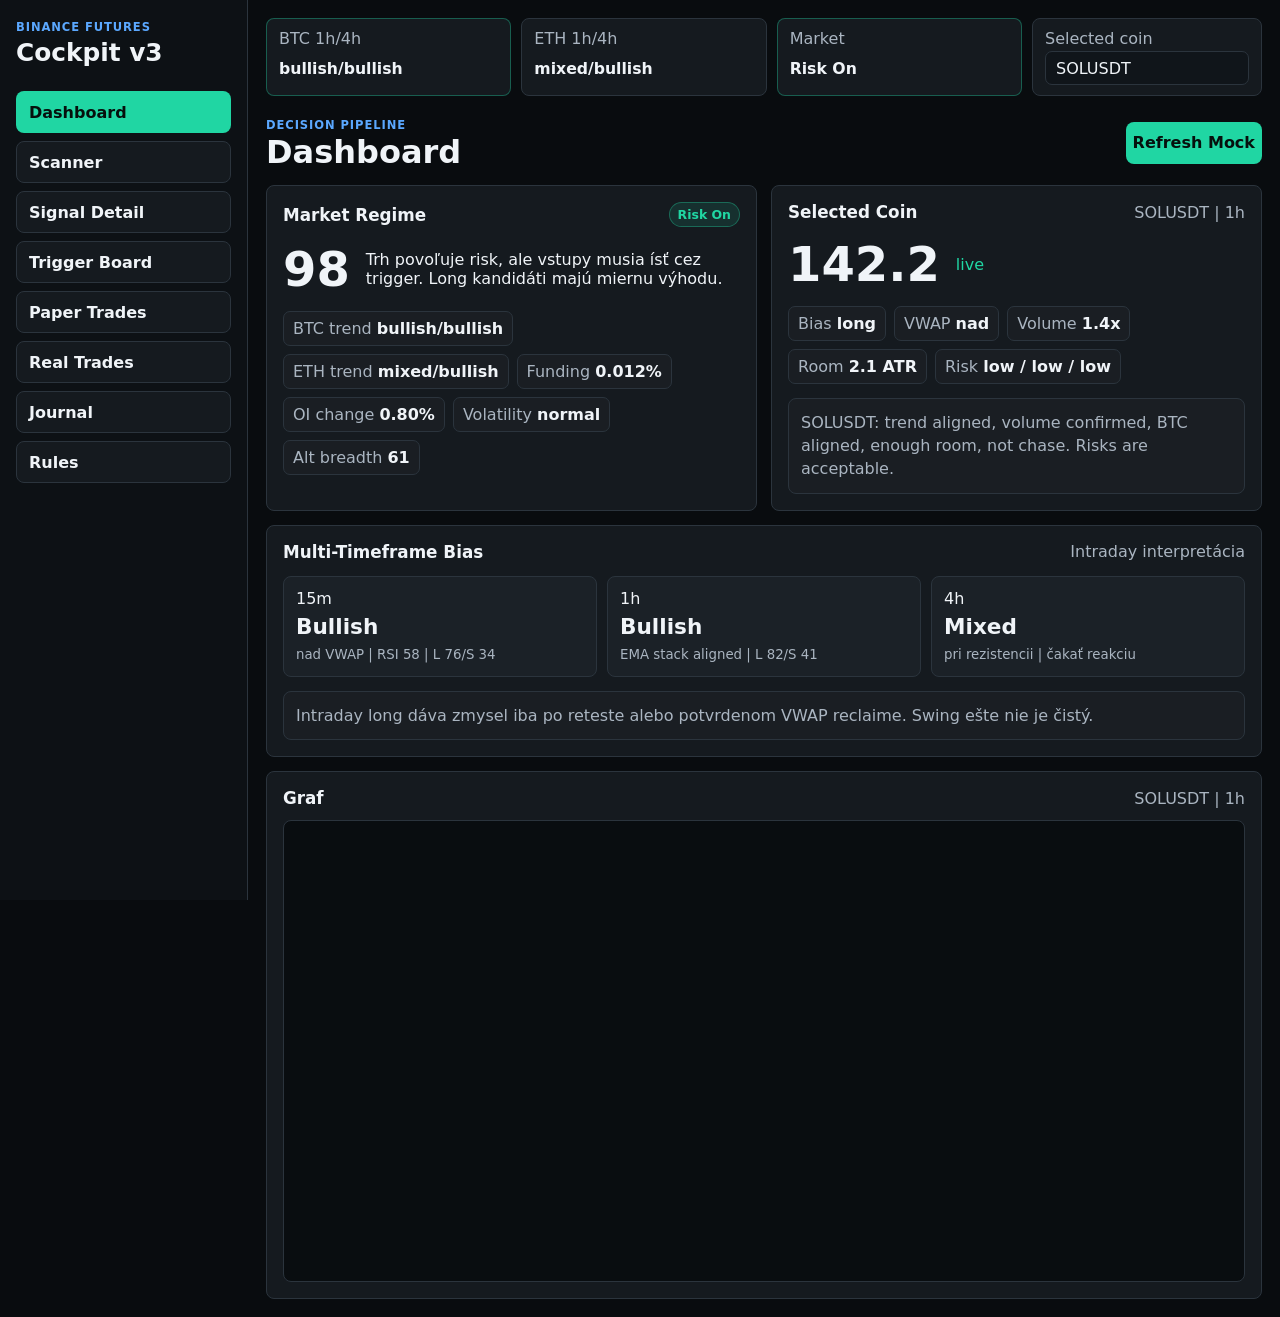
<file: cockpit-v3/index.html>
<!doctype html>
<html lang="sk">
<head>
  <meta charset="utf-8">
  <meta name="viewport" content="width=device-width, initial-scale=1">
  <title>Trading Cockpit v3</title>
  <link rel="stylesheet" href="styles.css">
</head>
<body>
  <div class="app-shell">
    <aside class="sidebar">
      <div class="brand">
        <span>BINANCE FUTURES</span>
        <strong>Cockpit v3</strong>
      </div>
      <nav class="nav" aria-label="Hlavná navigácia">
        <button class="active" data-view="dashboard">Dashboard</button>
        <button data-view="scanner">Scanner</button>
        <button data-view="signal">Signal Detail</button>
        <button data-view="triggers">Trigger Board</button>
        <button data-view="paper">Paper Trades</button>
        <button data-view="real">Real Trades</button>
        <button data-view="journal">Journal</button>
        <button data-view="rules">Rules</button>
      </nav>
    </aside>

    <main class="workspace">
      <header class="topbar">
        <div class="status-chip good" id="btcStatus"><span>BTC 1h/4h</span><strong>Bullish</strong></div>
        <div class="status-chip neutral" id="ethStatus"><span>ETH 1h/4h</span><strong>Mixed</strong></div>
        <div class="status-chip warn" id="marketStatus"><span>Market</span><strong>Risk On, selektívne</strong></div>
        <label class="coin-picker">
          <span>Selected coin</span>
          <input id="selectedCoin" value="SOLUSDT" aria-label="Selected coin">
        </label>
      </header>

      <section class="view active" data-panel="dashboard">
        <div class="page-head">
          <div>
            <span class="eyebrow">Decision Pipeline</span>
            <h1>Dashboard</h1>
          </div>
          <button class="primary">Refresh Mock</button>
        </div>

        <div class="grid two">
          <article class="panel regime-panel">
            <div class="panel-head">
              <h2>Market Regime</h2>
              <span class="badge good" id="regimeBadge">Risk On</span>
            </div>
            <div class="regime-score">
              <strong id="regimeScore">72</strong>
              <span id="regimeAdvice">Trh povoľuje long setupy, ale nie chase vstupy.</span>
            </div>
            <div class="metric-strip" id="regimeMetrics">
              <span>BTC trend <b>up</b></span>
              <span>ETH trend <b>mixed</b></span>
              <span>Funding <b>ok</b></span>
              <span>Volatility <b>normal</b></span>
            </div>
          </article>

          <article class="panel selected-panel">
            <div class="panel-head">
              <h2>Selected Coin</h2>
              <span id="selectedCoinMeta">SOLUSDT</span>
            </div>
            <div class="coin-ticker">
              <strong id="selectedCoinPrice">142.84</strong>
              <span class="positive" id="selectedCoinChange">mock</span>
            </div>
            <div class="metric-strip" id="selectedCoinMetrics">
              <span>Bias <b>bullish</b></span>
              <span>Long/Short <b>82 / 41</b></span>
              <span>VWAP <b>nad</b></span>
              <span>Room <b>2.1 ATR</b></span>
            </div>
            <p class="summary" id="selectedCoinSummary">Mock selected coin summary.</p>
          </article>
        </div>

        <article class="panel">
          <div class="panel-head">
            <h2>Multi-Timeframe Bias</h2>
            <span>Intraday interpretácia</span>
          </div>
          <div class="mtf-grid">
            <div><span>15m</span><strong>Bullish</strong><small>nad VWAP | RSI 58 | L 76/S 34</small></div>
            <div><span>1h</span><strong>Bullish</strong><small>EMA stack aligned | L 82/S 41</small></div>
            <div><span>4h</span><strong>Mixed</strong><small>pri rezistencii | čakať reakciu</small></div>
          </div>
          <p class="summary">Intraday long dáva zmysel iba po reteste alebo potvrdenom VWAP reclaime. Swing ešte nie je čistý.</p>
        </article>

        <article class="panel chart-panel">
          <div class="panel-head">
            <h2>Graf</h2>
            <span>SOLUSDT | 1h</span>
          </div>
          <div class="tv-frame-wrap">
            <iframe id="mainChartFrame" title="Selected coin chart" loading="lazy"></iframe>
          </div>
        </article>
      </section>

      <section class="view" data-panel="scanner">
        <div class="page-head">
          <div>
            <span class="eyebrow">Candidates, not trades</span>
            <h1>Scanner</h1>
          </div>
          <button class="primary" id="scanRefreshButton">Scan Universe</button>
        </div>

        <article class="panel scanner-controls">
          <label>Style <select id="scannerStyle"><option value="intraday">Intraday</option><option value="scalp">Scalp</option><option value="swing">Swing</option></select></label>
          <label>Direction <select id="scannerDirection"><option value="both">Both</option><option value="long">Long</option><option value="short">Short</option></select></label>
          <label>Min quality <input id="scannerMinQuality" type="number" value="70"></label>
          <label>Min edge <input id="scannerMinEdge" type="number" value="25"></label>
          <label class="toggle" title="Keď je zapnutý, kandidáti proti BTC/ETH market režimu dostanú penalizáciu alebo budú odmietnutí."><input id="marketRegimeFilter" type="checkbox" checked> Market regime filter</label>
        </article>

        <article class="panel scanner-status" id="scannerStatus">
          <span>Status</span>
          <strong>Ready</strong>
          <p>Scanner zatiaľ čaká na spustenie.</p>
        </article>

        <div class="scanner-layout">
          <article class="panel">
            <div class="panel-head"><h2>Kandidáti</h2><span id="candidateUniverseLabel">Mock universe</span></div>
            <div class="candidate-table" id="candidateTable"></div>
          </article>

          <aside class="panel detail-preview">
            <div class="panel-head"><h2>Selected Candidate</h2><span id="previewState">Armed</span></div>
            <h3 id="previewTitle">SOLUSDT LONG</h3>
            <p id="previewSetup">VWAP reclaim + volume expansion</p>
            <div class="reason-grid">
              <div><strong>Za</strong><span>trend, BTC alignment, room 2.1 ATR</span></div>
              <div><strong>Proti</strong><span>4h rezistencia, funding mierne crowded</span></div>
            </div>
            <div class="metric-list">
              <span>VWAP <b>good</b></span>
              <span>OI <b>rising</b></span>
              <span>Funding <b>0.012%</b></span>
              <span>Volume <b>1.4x</b></span>
              <span>ATR <b>0.82%</b></span>
              <span>BTC align <b>yes</b></span>
            </div>
          </aside>
        </div>
      </section>

      <section class="view" data-panel="signal">
        <div class="page-head">
          <div>
            <span class="eyebrow">Setup to Trigger</span>
            <h1>Signal Detail</h1>
          </div>
          <div class="button-row">
            <button class="secondary">Reject Setup</button>
            <button class="primary" id="startPaperButton">Start Paper When Triggered</button>
          </div>
        </div>

        <article class="panel signal-summary">
          <div>
            <h2 id="signalTitle">SOLUSDT LONG</h2>
            <p id="signalSubtitle">VWAP reclaim | Intraday | state: <b class="positive">Armed</b></p>
          </div>
          <div class="score-row" id="signalScores">
            <span>Quality <b>82</b></span>
            <span>Trigger <b>68</b></span>
            <span>Risk <b>Good</b></span>
            <span>Edge <b>41</b></span>
          </div>
        </article>

        <div class="grid two">
          <article class="panel">
            <div class="panel-head"><h2>Trigger Checklist</h2><span>close-based</span></div>
            <ul class="checklist" id="signalChecklist">
              <li class="done">Cena je v entry zóne</li>
              <li class="done">1h bias súhlasí</li>
              <li class="pending">Čaká sa na close nad VWAP</li>
              <li class="pending">Volume musí byť nad 1.2x</li>
              <li class="fail">Nebrat ak extension presiahne 1.8 ATR</li>
            </ul>
          </article>

          <article class="panel">
            <div class="panel-head"><h2>For / Against</h2><span>context</span></div>
            <div class="reason-grid stacked" id="signalReasons">
              <div><strong>Za obchod</strong><span>BTC podporuje risk, lokálny trend je bullish, OI rastie spolu s cenou.</span></div>
              <div><strong>Riziká</strong><span>4h rezistencia je blízko, funding nie je extrémny, ale smer je populárny.</span></div>
            </div>
          </article>
        </div>

        <article class="panel">
          <div class="panel-head"><h2>Independent Trade Plans</h2><span>scalp / intraday / swing</span></div>
          <div class="plan-grid" id="signalPlans">
            <div class="plan-card"><span>Scalp</span><strong>Trigger close 5m</strong><p>Entry 142.20 | SL 141.35 | TP1 143.05 | TP2 143.60</p></div>
            <div class="plan-card active"><span>Intraday</span><strong>VWAP reclaim</strong><p>Entry 142.20 | SL 140.80 | TP1 144.30 | TP2 146.10</p></div>
            <div class="plan-card"><span>Swing</span><strong>4h structure</strong><p>Entry 141.50 | SL 136.80 | TP1 149.20 | TP2 156.40</p></div>
          </div>
        </article>
      </section>

      <section class="view" data-panel="triggers">
        <div class="page-head"><div><span class="eyebrow">Waiting for confirmation</span><h1>Trigger Board</h1></div></div>
        <article class="panel">
          <div class="trigger-list" id="triggerList">
            <div><strong>SOLUSDT LONG</strong><span class="badge warn">Armed</span><p>Čaká na 15m close nad VWAP a volume 1.2x.</p></div>
            <div><strong>APTUSDT SHORT</strong><span class="badge neutral">Forming</span><p>Čaká na rejection z rezistencie.</p></div>
            <div><strong>NEARUSDT LONG</strong><span class="badge bad">Invalidated</span><p>Cena stratila entry zónu pred triggerom.</p></div>
          </div>
        </article>
      </section>

      <section class="view" data-panel="paper">
        <div class="page-head"><div><span class="eyebrow">Simulation first</span><h1>Paper Trades</h1></div><button class="secondary" id="clearPaperButton">Clear paper / journal</button></div>
        <div class="grid two">
          <article class="panel" id="paperList"></article>
          <article class="panel chart-panel compact"><div class="panel-head"><h2>Paper Graf</h2><span id="paperChartMeta">SOLUSDT | 1h</span></div><div class="tv-frame-wrap small"><iframe id="paperChartFrame" title="Paper chart" loading="lazy"></iframe></div></article>
        </div>
      </section>

      <section class="view" data-panel="real">
        <div class="page-head"><div><span class="eyebrow">Manual trade support</span><h1>Real Trades</h1></div></div>
        <article class="panel">
          <div class="trade-form">
            <input id="realPair" value="SOLUSDT" aria-label="Pair">
            <select id="realDirection" aria-label="Direction"><option value="long">Long</option><option value="short">Short</option></select>
            <select id="realStyle" aria-label="Style"><option value="intraday">Intraday</option><option value="scalp">Scalp</option><option value="swing">Swing</option></select>
            <input id="realEntry" value="142.20" aria-label="Entry">
            <input id="realMargin" value="10" aria-label="Margin">
            <input id="realLeverage" value="10" aria-label="Leverage">
            <input id="realStop" value="140.80" aria-label="Stop">
            <input id="realTarget" value="146.10" aria-label="Target">
            <button class="primary" id="addRealTradeButton" type="button">Add</button>
          </div>
        </article>
        <div class="grid two">
          <article class="panel" id="realTradesList"></article>
          <article class="panel chart-panel compact"><div class="panel-head"><h2>Real Trades Graf</h2><span id="realChartMeta">SOLUSDT | 1h</span></div><div class="tv-frame-wrap small"><iframe id="realChartFrame" title="Real trades chart" loading="lazy"></iframe></div></article>
        </div>
      </section>

      <section class="view" data-panel="journal">
        <div class="page-head"><div><span class="eyebrow">Feedback loop</span><h1>Journal</h1></div></div>
        <div class="grid two">
          <article class="panel" id="journalSummary"></article>
          <article class="panel" id="journalFeedback"></article>
        </div>
        <article class="panel">
          <div class="journal-table" id="journalTable">
            <div class="journal-head"><span>Coin</span><span>Style</span><span>Setup</span><span>Entry</span><span>Exit</span><span>10x</span><span>Reason</span></div>
            <div><span>WLD</span><span>Intraday</span><span>Retest</span><span>0.256</span><span>0.2548</span><span class="danger">-5.1%</span><span>SL, BTC weakness</span></div>
            <div><span>SOL</span><span>Scalp</span><span>VWAP</span><span>142.2</span><span>143.4</span><span class="positive">+8.4%</span><span>TP1 hit</span></div>
          </div>
        </article>
      </section>

      <section class="view" data-panel="rules">
        <div class="page-head"><div><span class="eyebrow">Visible rules</span><h1>Rules</h1></div></div>
        <article class="panel">
          <div class="panel-head">
            <h2>Scanner Rules</h2>
            <span>read-only mock</span>
          </div>
          <div class="rules-table" id="rulesTable"></div>
        </article>
      </section>
    </main>
  </div>

  <script src="models.js"></script>
  <script src="market-regime.js"></script>
  <script src="data-adapter.js"></script>
  <script src="coin-analysis-engine.js"></script>
  <script src="scanner-engine.js"></script>
  <script src="trigger-engine.js"></script>
  <script src="paper-simulator.js"></script>
  <script src="journal-engine.js"></script>
  <script src="rules-engine.js"></script>
  <script src="storage.js"></script>
  <script src="app.js"></script>
</body>
</html>
</file>
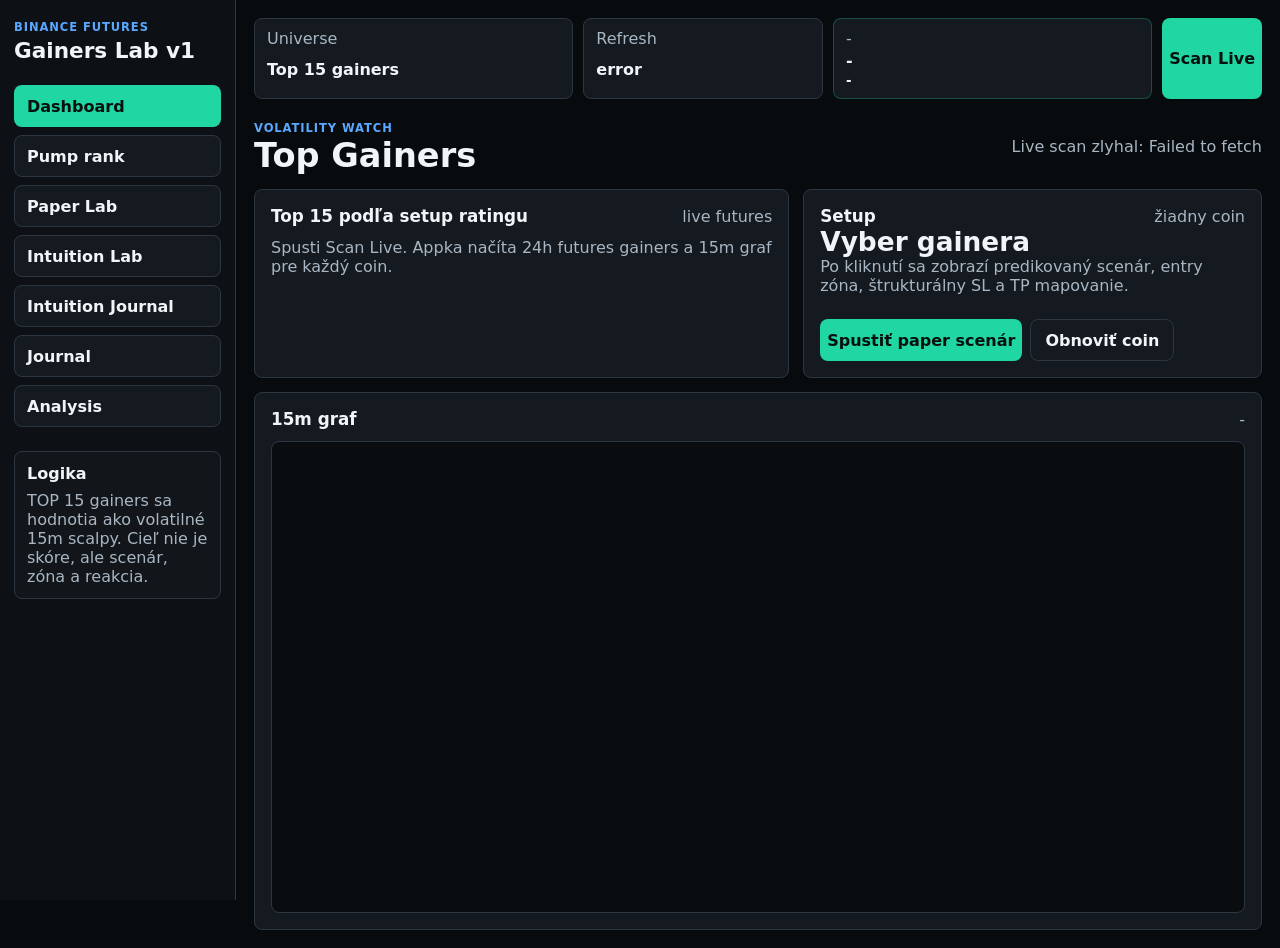
<file: gainers-lab-v1/index.html>
<!doctype html>
<html lang="sk">
<head>
  <meta charset="utf-8">
  <meta name="viewport" content="width=device-width, initial-scale=1">
  <title>Gainers Lab v1</title>
  <link rel="stylesheet" href="styles.css?v=20260524-2030">
</head>
<body>
  <div class="app-shell">
    <aside class="sidebar">
      <div class="brand">
        <span>BINANCE FUTURES</span>
        <strong>Gainers Lab v1</strong>
      </div>
      <nav class="nav" aria-label="Navigácia">
        <button class="active" data-view="dashboard">Dashboard</button>
        <button data-view="pump">Pump rank</button>
        <button data-view="paper">Paper Lab</button>
        <button data-view="intuition">Intuition Lab</button>
        <button data-view="intuitionJournal">Intuition Journal</button>
        <button data-view="journal">Journal</button>
        <button data-view="analysis">Analysis</button>
      </nav>
      <div class="side-note">
        <strong>Logika</strong>
        <p>TOP 15 gainers sa hodnotia ako volatilné 15m scalpy. Cieľ nie je skóre, ale scenár, zóna a reakcia.</p>
      </div>
    </aside>

    <main class="workspace">
      <header class="topbar">
        <div class="status-card">
          <span>Universe</span>
          <strong id="universeStatus">Top 15 gainers</strong>
        </div>
        <div class="status-card">
          <span>Refresh</span>
          <strong id="refreshStatus">manual</strong>
        </div>
        <div class="status-card live">
          <span id="selectedSymbol">-</span>
          <strong id="selectedPrice">-</strong>
          <small id="selectedChange">-</small>
        </div>
        <button class="primary" id="scanButton" type="button">Scan Live</button>
      </header>

      <section class="view active" data-panel="dashboard">
        <div class="page-head">
          <div>
            <span class="eyebrow">Volatility watch</span>
            <h1>Top Gainers</h1>
          </div>
          <p id="scanStatus">Čakám na live scan.</p>
        </div>

        <div class="dashboard-grid">
          <section class="panel">
            <div class="panel-head">
              <h2>Top 15 podľa setup ratingu</h2>
              <span id="gainersMeta">live futures</span>
            </div>
            <div class="gainer-list" id="gainerList">
              <p class="muted">Spusti Scan Live. Appka načíta 24h futures gainers a 15m graf pre každý coin.</p>
            </div>
          </section>

          <section class="panel detail-panel">
            <div class="panel-head">
              <h2>Setup</h2>
              <span id="detailState">žiadny coin</span>
            </div>
            <h3 id="detailTitle">Vyber gainera</h3>
            <p class="scenario-text" id="scenarioText">Po kliknutí sa zobrazí predikovaný scenár, entry zóna, štrukturálny SL a TP mapovanie.</p>
            <div class="metric-list" id="detailMetrics"></div>
            <div class="setup-grid" id="setupGrid"></div>
            <div class="action-row">
              <button class="primary" id="startPaperButton" type="button">Spustiť paper scenár</button>
              <button class="secondary" id="refreshCoinButton" type="button">Obnoviť coin</button>
            </div>
          </section>
        </div>

        <section class="panel chart-panel">
          <div class="panel-head">
            <h2>15m graf</h2>
            <span id="chartMeta">-</span>
          </div>
          <div class="chart-wrap">
            <iframe id="chartFrame" title="15m chart" loading="lazy"></iframe>
          </div>
        </section>
      </section>

      <section class="view" data-panel="pump">
        <div class="page-head">
          <div>
            <span class="eyebrow">Market order</span>
            <h1>Pump rank</h1>
          </div>
          <p>Rovnaký TOP 15 vesmír, ale zoradený čisto podľa 24h gainu. Bez interakcie, len rýchly prehľad trhu.</p>
        </div>

        <section class="panel">
          <div class="panel-head">
            <h2>Top gainers podľa pumpu</h2>
            <span id="pumpRankMeta">čakám na scan</span>
          </div>
          <div class="pump-rank-list" id="pumpRankList">
            <p class="muted">Po live scane sa tu zobrazí TOP 15 podľa 24h gainu.</p>
          </div>
        </section>
      </section>

      <section class="view" data-panel="paper">
        <div class="page-head">
          <div>
            <span class="eyebrow">Simulation first</span>
            <h1>Paper Lab</h1>
          </div>
          <p>Výsledky sú reálne percentá, bez 10x páky.</p>
        </div>

        <div class="paper-grid">
          <section class="panel">
            <div class="panel-head">
              <h2>Čakajúce scenáre</h2>
              <span id="waitingMeta">0 waiting</span>
            </div>
            <div class="trade-stack" id="waitingTrades"></div>
          </section>

          <section class="panel">
            <div class="panel-head">
              <h2>Aktívne paper trades</h2>
              <span id="activeMeta">0 active</span>
            </div>
            <div class="trade-stack" id="activeTrades"></div>
          </section>
        </div>

        <section class="panel chart-panel">
          <div class="panel-head">
            <h2>Paper graf</h2>
            <span id="paperChartMeta">sledovaný coin | 15m</span>
          </div>
          <div class="chart-wrap">
            <iframe id="paperChartFrame" title="Paper Lab chart" loading="lazy"></iframe>
          </div>
        </section>
      </section>

      <section class="view" data-panel="intuition">
        <div class="page-head">
          <div>
            <span class="eyebrow">Intuition Lab</span>
            <h1>Intuitívne long / short trady</h1>
          </div>
          <p id="intuitionStatus">Čakám na scan.</p>
        </div>

        <div class="intuition-grid">
          <section class="panel">
            <div class="panel-head">
              <h2>TOP 15 podľa pumpy</h2>
              <span id="intuitionGainersMeta">0 gainers</span>
            </div>
            <div class="intuition-gainer-list" id="intuitionGainerList"></div>
          </section>

          <section class="panel">
            <div class="panel-head">
              <h2>Intuition trades</h2>
              <span id="intuitionTradesMeta">0 open</span>
            </div>
            <div class="summary-grid" id="intuitionSummary"></div>
            <div class="intuition-trades-grid">
              <section>
                <h2>Čakajúce triggery</h2>
                <div class="trade-stack" id="intuitionWaitingList"></div>
              </section>
              <section>
                <h2>Aktívne</h2>
                <div class="trade-stack" id="intuitionActiveList"></div>
              </section>
            </div>
          </section>
        </div>

        <section class="panel chart-panel">
          <div class="panel-head">
            <h2>Intuition graf</h2>
            <span id="intuitionChartMeta">vybraný coin | 15m</span>
          </div>
          <div class="chart-wrap">
            <iframe id="intuitionChartFrame" title="Intuition Lab chart" loading="lazy"></iframe>
          </div>
        </section>
      </section>

      <section class="view" data-panel="intuitionJournal">
        <div class="page-head">
          <div>
            <span class="eyebrow">Intuition review</span>
            <h1>Intuition Journal</h1>
          </div>
          <p id="intuitionJournalMeta">0 closed</p>
        </div>

        <section class="panel">
          <div class="summary-grid" id="intuitionJournalSummary"></div>
        </section>

        <div class="analysis-grid">
          <details class="panel analysis-toggle-panel" open>
            <summary class="panel-head">
              <h2>Long / Short</h2>
              <span>intuícia podľa smeru</span>
            </summary>
            <div class="analysis-bars" id="intuitionSideBars"></div>
          </details>
          <details class="panel analysis-toggle-panel" open>
            <summary class="panel-head">
              <h2>Excursion quality</h2>
              <span>MFE oproti MAE</span>
            </summary>
            <div id="intuitionExcursionSummary"></div>
          </details>
        </div>

        <section class="panel">
          <div class="panel-head">
            <h2>Dni</h2>
            <span id="intuitionDaysMeta">uzavreté intuition trady</span>
          </div>
          <div class="analysis-days" id="intuitionDays"></div>
        </section>
      </section>

      <section class="view" data-panel="journal">
        <div class="page-head">
          <div>
            <span class="eyebrow">Feedback loop</span>
            <h1>Journal</h1>
          </div>
          <button class="secondary danger" id="clearJournalButton" type="button">Vymazať journal</button>
        </div>

        <section class="panel">
          <div class="summary-grid" id="journalSummary"></div>
        </section>

        <section class="panel">
          <div class="panel-head">
            <h2>Closed paper trades</h2>
            <span id="journalMeta">0 closed</span>
          </div>
          <div class="journal-table" id="journalTable"></div>
        </section>
      </section>

      <section class="view" data-panel="analysis">
        <div class="page-head">
          <div>
            <span class="eyebrow">Decision review</span>
            <h1>Analysis</h1>
          </div>
          <p>Automatický journal + manuálne doplnené trades z práce.</p>
        </div>

        <section class="panel">
          <div class="panel-head">
            <h2>Manual trades</h2>
            <span id="analysisManualMeta">0 manual rows</span>
          </div>
          <textarea id="analysisManualInput" class="analysis-input" spellcheck="false" placeholder="2026-05-20, ENJUSDT, short, večer -> ráno, Top rejection short, 0.04956, 0.0456, TP1 TP2 TP3, 6.34, Win Final TP, -, 7.99, -0.08, 10h 9m, 10h 9m, Paper"></textarea>
          <div class="action-row">
            <button class="secondary" id="saveAnalysisManualButton" type="button">Uložiť manual</button>
            <button class="secondary danger" id="clearAnalysisManualButton" type="button">Vyčistiť manual</button>
          </div>
        </section>

        <section class="panel">
          <div class="panel-head">
            <h2>Workday export</h2>
            <span id="dayLogMeta">0 snapshots dnes</span>
          </div>
          <p class="muted">Počas dňa sa tu ticho zbierajú TOP 15 snapshoty z live scanov. Keď budem potrebovať všetky dáta z Analysis, exportuj full data súbor.</p>
          <div class="action-row">
            <button class="secondary" id="exportDayLogButton" type="button">Export day log</button>
            <button class="secondary" id="exportAnalysisTextButton" type="button">Export full analysis TXT</button>
            <button class="primary" id="exportAnalysisJsonButton" type="button">Export full data JSON</button>
            <button class="secondary danger" id="clearDayLogButton" type="button">Vyčistiť dnešný log</button>
          </div>
        </section>

        <section class="panel">
          <div class="panel-head">
            <h2>Summary</h2>
            <span id="analysisMeta">-</span>
          </div>
          <div class="summary-grid analysis-summary" id="analysisSummary"></div>
        </section>

        <div class="analysis-grid">
          <section class="panel">
            <div class="panel-head">
              <h2>Mesiace</h2>
              <span id="analysisMonthMeta">mesačný sumár</span>
            </div>
            <div class="analysis-periods" id="analysisMonths"></div>
          </section>

          <section class="panel">
            <div class="panel-head">
              <h2>Týždne</h2>
              <span id="analysisWeekMeta">týždenný sumár</span>
            </div>
            <div class="analysis-periods" id="analysisWeeks"></div>
          </section>
        </div>

        <div class="analysis-grid">
          <section class="panel">
            <div class="panel-head">
              <h2>Najlepšie / Najhoršie</h2>
              <span>podľa reálneho %</span>
            </div>
            <div class="analysis-split">
              <article class="analysis-insight">
                <h3>Najlepšie</h3>
                <ul id="analysisBestList"></ul>
              </article>
              <article class="analysis-insight">
                <h3>Najhoršie</h3>
                <ul id="analysisWorstList"></ul>
              </article>
            </div>
          </section>

          <section class="panel">
            <div class="panel-head">
              <h2>Záver</h2>
              <span>čo zatiaľ hovoria dáta</span>
            </div>
            <div class="analysis-insight" id="analysisInsights"></div>
          </section>
        </div>

        <div class="analysis-grid">
          <details class="panel analysis-toggle-panel">
            <summary class="panel-head">
              <h2>Scenáre</h2>
              <span>winrate a priemer</span>
            </summary>
            <div class="analysis-bars" id="analysisScenarioBars"></div>
          </details>

          <details class="panel analysis-toggle-panel">
            <summary class="panel-head">
              <h2>Long / Short</h2>
              <span>porovnanie smerov</span>
            </summary>
            <div class="analysis-bars" id="analysisSideBars"></div>
          </details>
        </div>

        <div class="analysis-grid">
          <details class="panel analysis-toggle-panel">
            <summary class="panel-head">
              <h2>Rating buckets</h2>
              <span>či vyšší rating outperformuje</span>
            </summary>
            <div class="analysis-bars" id="analysisRatingBars"></div>
          </details>

          <details class="panel analysis-toggle-panel">
            <summary class="panel-head">
              <h2>Setup + side</h2>
              <span>kombinácie smeru a scenára</span>
            </summary>
            <div class="analysis-bars" id="analysisSetupSideBars"></div>
          </details>
        </div>

        <details class="panel analysis-toggle-panel">
          <summary class="panel-head">
            <h2>Excursion quality</h2>
            <span>MFE oproti MAE</span>
          </summary>
          <div id="analysisExcursionSummary"></div>
        </details>

        <details class="panel analysis-toggle-panel">
          <summary class="panel-head">
            <h2>Denný prehľad</h2>
            <span>kde sa menil režim trhu</span>
          </summary>
          <div class="analysis-bars" id="analysisDayBars"></div>
        </details>

        <section class="panel">
          <div class="panel-head">
            <h2>Dni</h2>
            <span id="analysisDayMeta">klikni na deň</span>
          </div>
          <div class="analysis-days" id="analysisDays"></div>
        </section>
      </section>
    </main>
  </div>

  <script src="app.js?v=20260524-2030"></script>
</body>
</html>
</file>
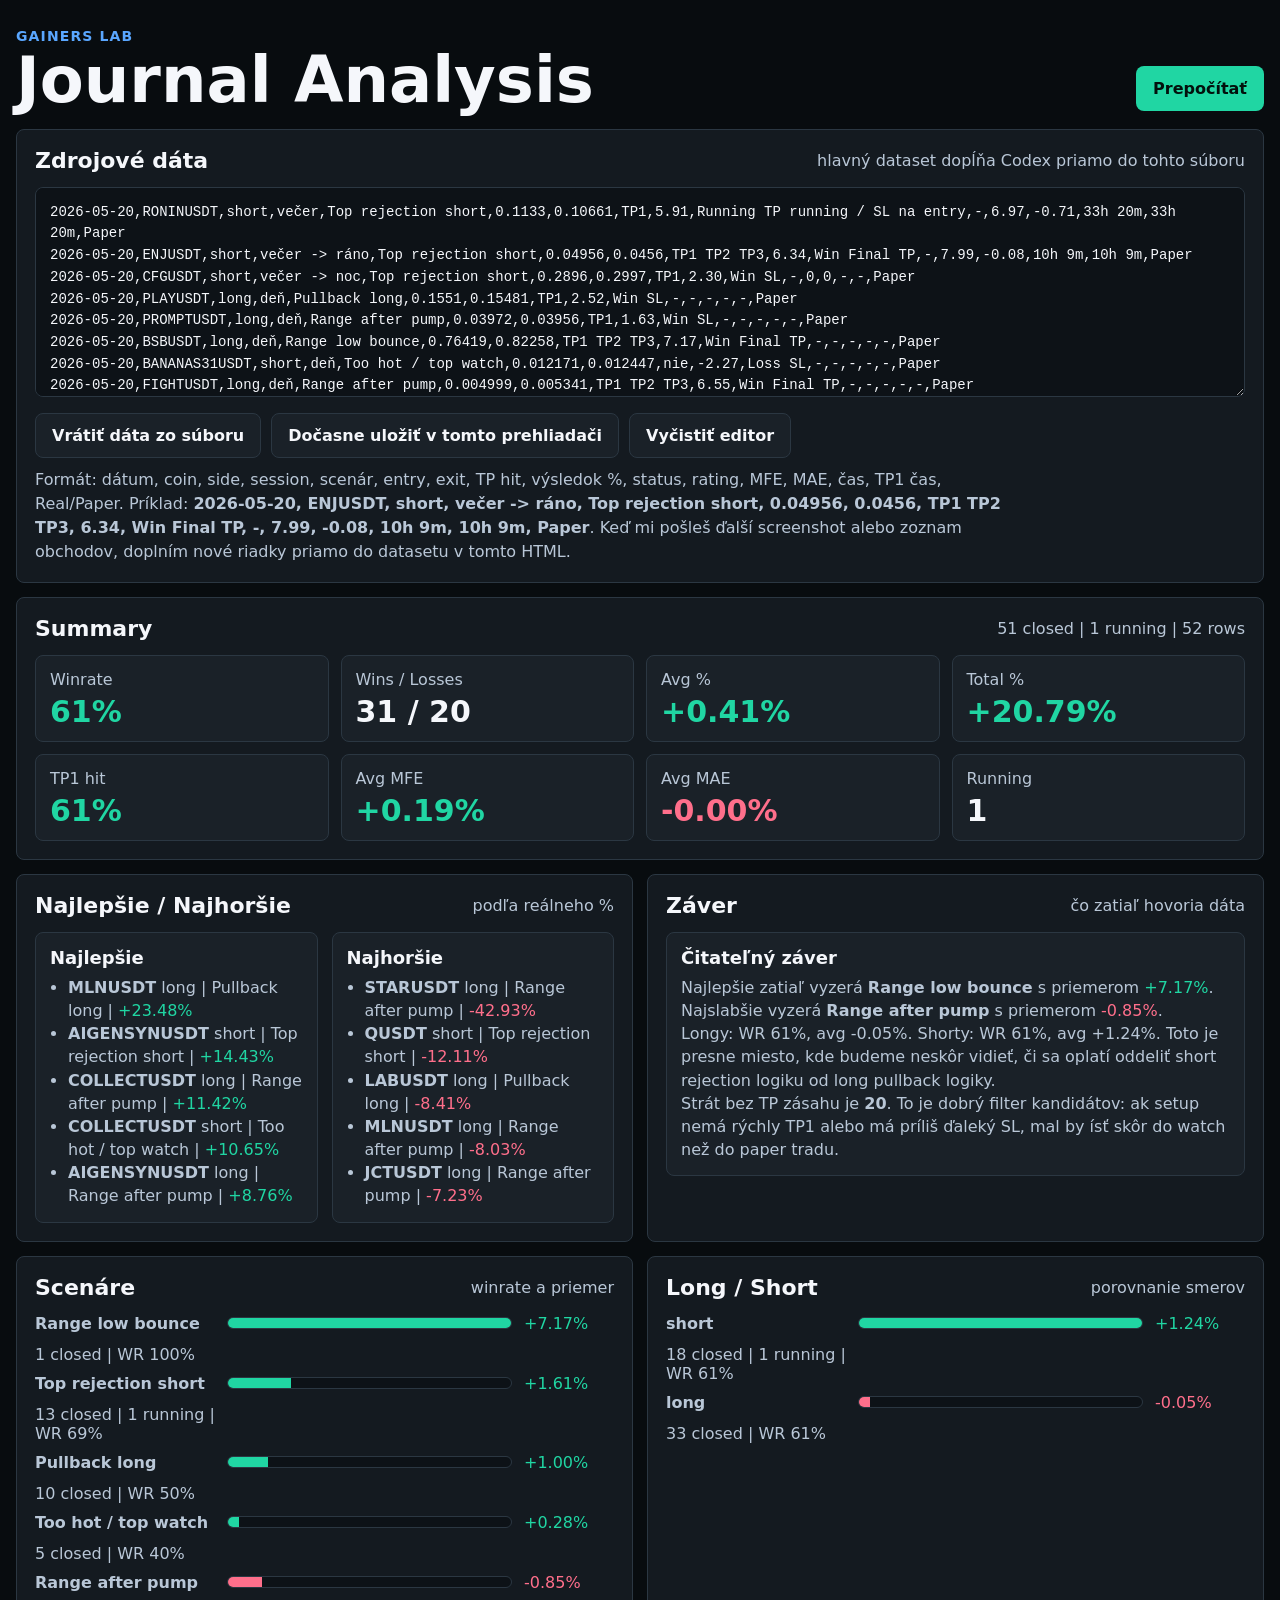
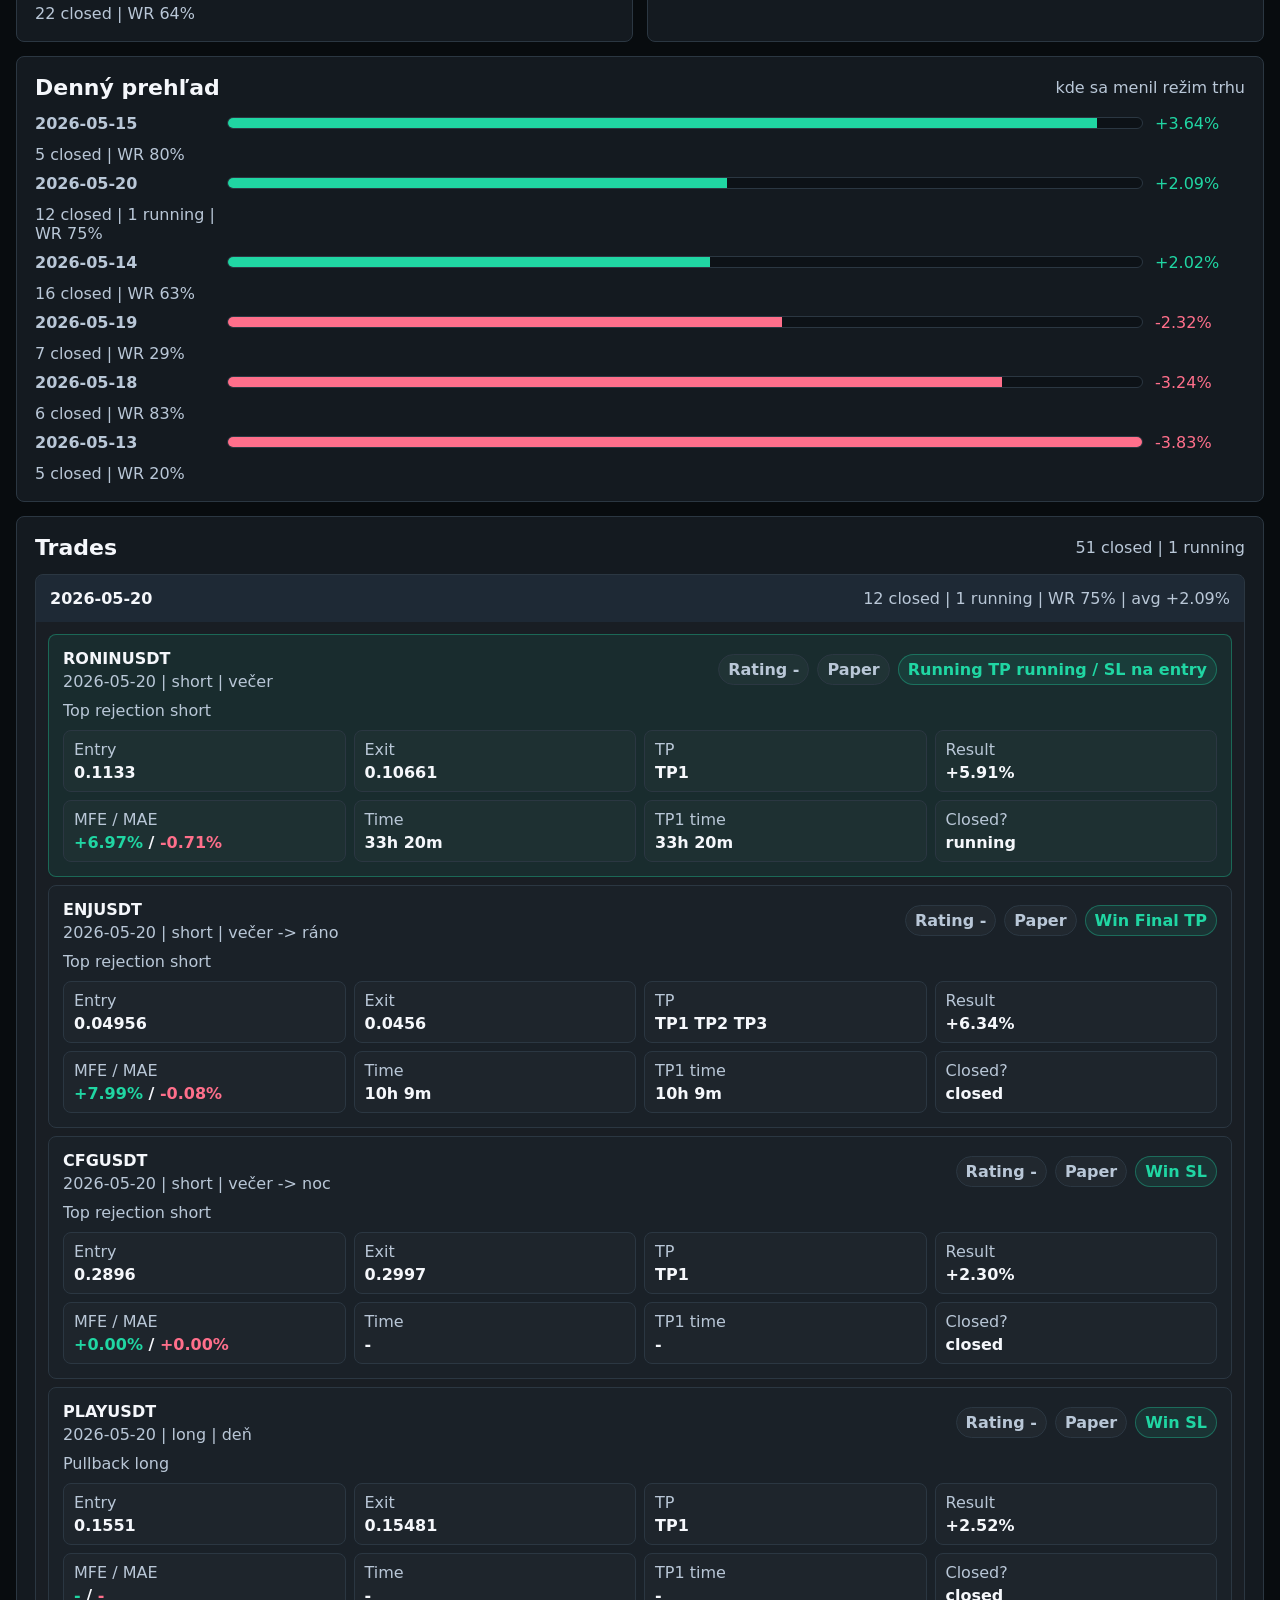
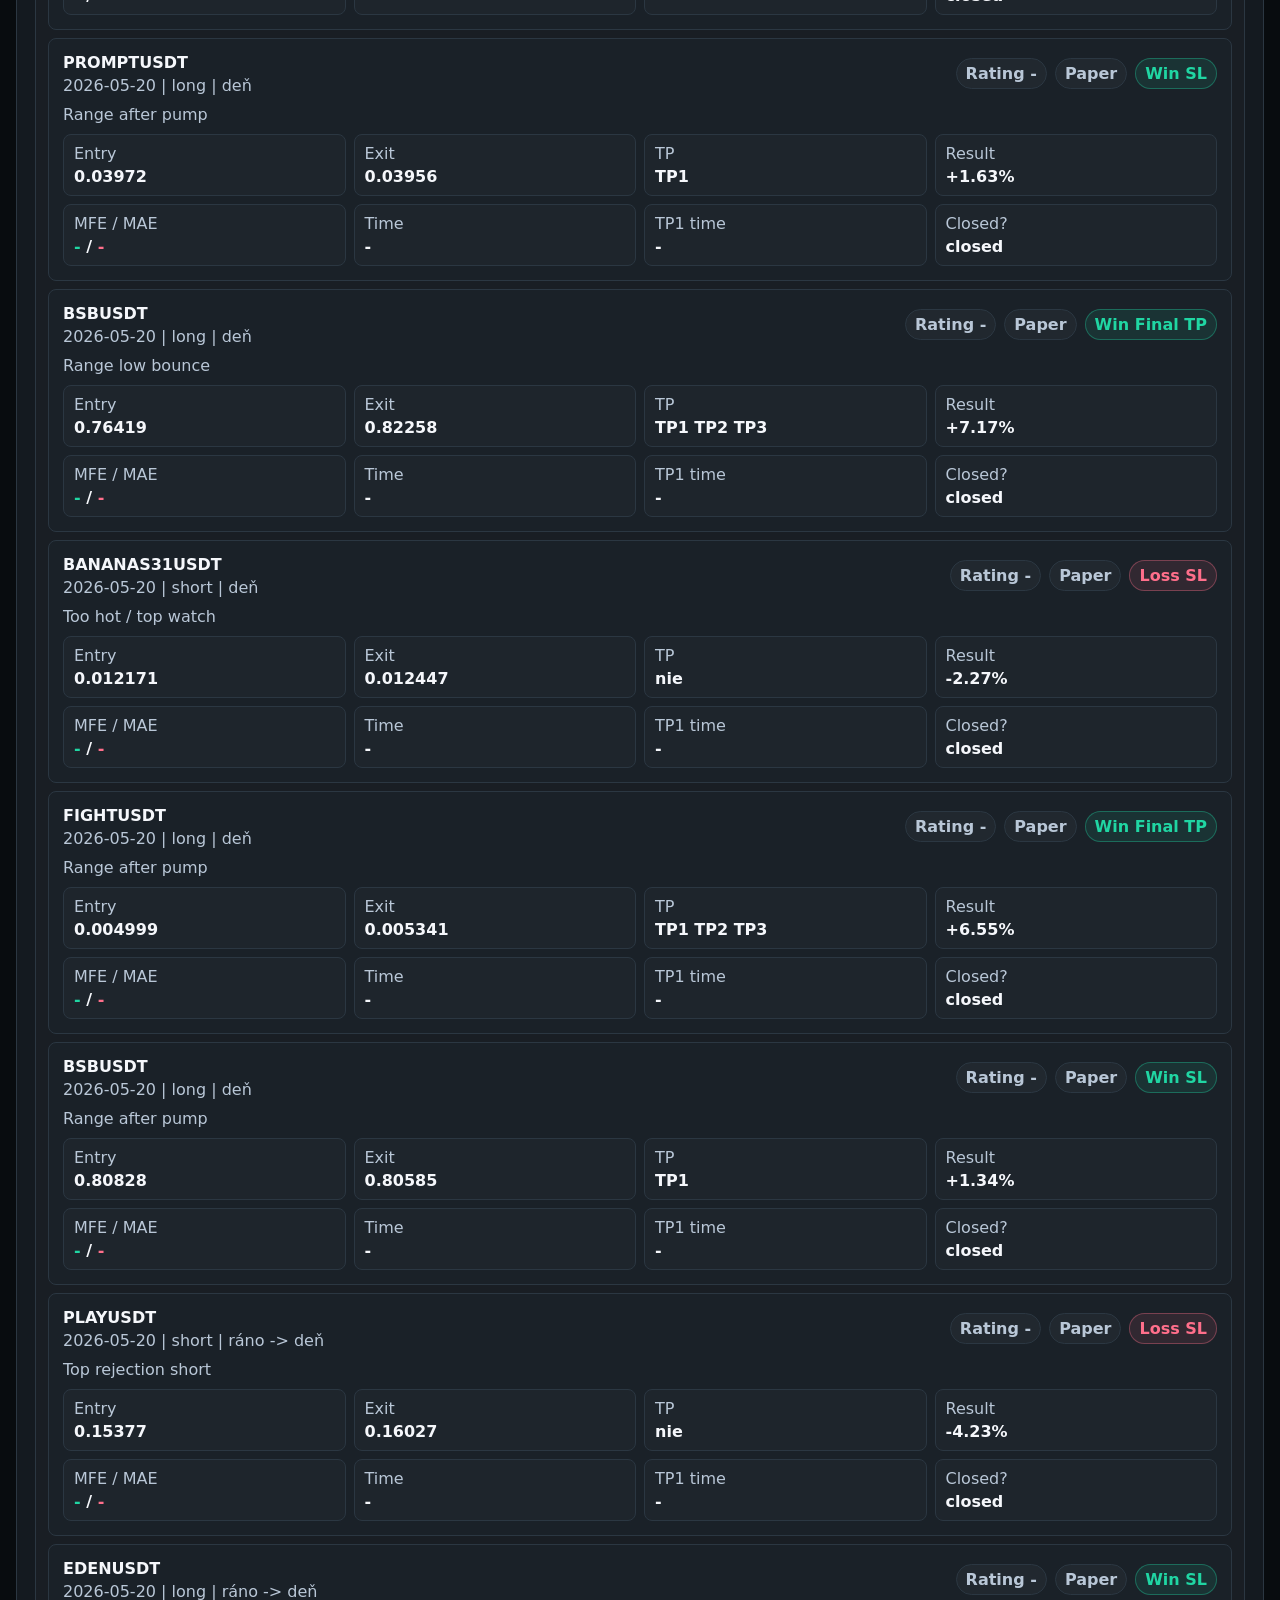
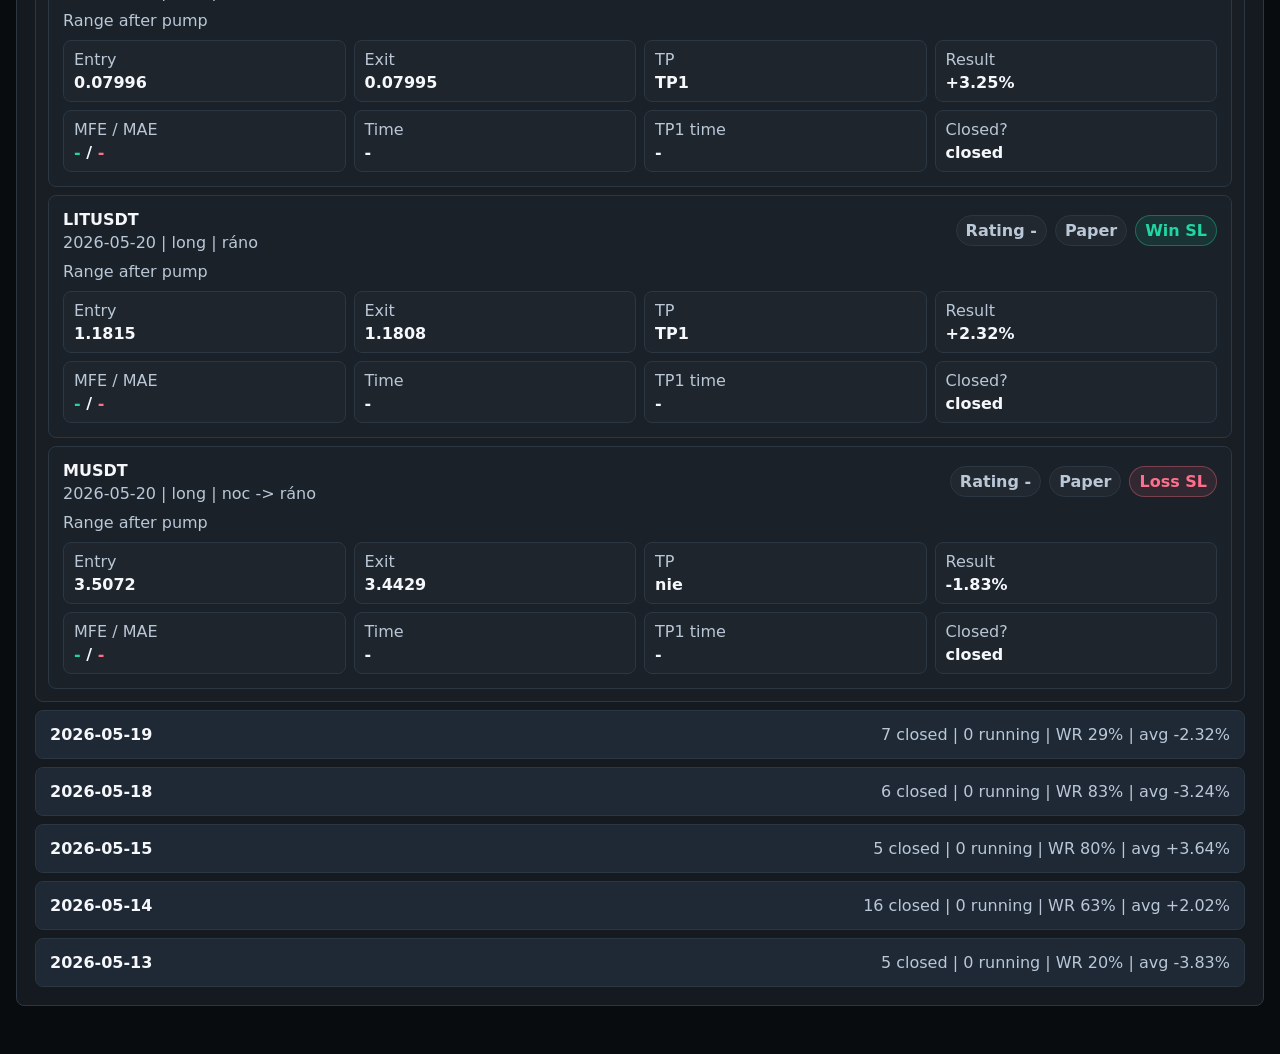
<file: gainers-lab-v1/journal-analysis.html>
<!doctype html>
<html lang="sk">
<head>
  <meta charset="utf-8">
  <meta name="viewport" content="width=device-width, initial-scale=1">
  <title>Gainers Lab Journal Analysis</title>
  <style>
    :root {
      color-scheme: dark;
      --bg: #080c0f;
      --panel: #141a20;
      --panel-2: #1a2128;
      --line: #2b3742;
      --text: #f5f7fb;
      --muted: #b9c7d7;
      --blue: #5aa7ff;
      --green: #20d6a3;
      --red: #ff6f8b;
      --yellow: #ffd166;
      --orange: #ff9f43;
    }

    * { box-sizing: border-box; }

    body {
      margin: 0;
      font-family: Inter, ui-sans-serif, system-ui, -apple-system, BlinkMacSystemFont, "Segoe UI", sans-serif;
      background: var(--bg);
      color: var(--text);
    }

    main {
      width: min(1600px, calc(100vw - 32px));
      margin: 0 auto;
      padding: 28px 0 48px;
    }

    header {
      display: grid;
      grid-template-columns: 1fr auto;
      gap: 18px;
      align-items: end;
      margin-bottom: 18px;
    }

    .eyebrow {
      color: var(--blue);
      font-weight: 900;
      letter-spacing: .08em;
      text-transform: uppercase;
      font-size: 14px;
    }

    h1, h2, h3, p { margin: 0; }

    h1 {
      margin-top: 6px;
      font-size: clamp(34px, 5vw, 72px);
      line-height: .95;
    }

    button {
      border: 1px solid var(--line);
      background: var(--panel-2);
      color: var(--text);
      border-radius: 8px;
      padding: 12px 16px;
      font: inherit;
      font-weight: 900;
      cursor: pointer;
    }

    button.primary {
      background: var(--green);
      color: #03110d;
      border-color: transparent;
    }

    .panel {
      background: var(--panel);
      border: 1px solid var(--line);
      border-radius: 8px;
      padding: 18px;
      margin-top: 14px;
    }

    .panel-heading {
      display: flex;
      justify-content: space-between;
      gap: 12px;
      align-items: center;
      margin-bottom: 14px;
      color: var(--muted);
    }

    .panel-heading h2 {
      color: var(--text);
      font-size: 22px;
    }

    textarea {
      width: 100%;
      min-height: 210px;
      resize: vertical;
      border: 1px solid var(--line);
      background: #0d1217;
      color: var(--text);
      border-radius: 8px;
      padding: 14px;
      font: 14px/1.55 ui-monospace, SFMono-Regular, Consolas, monospace;
    }

    .actions {
      display: flex;
      flex-wrap: wrap;
      gap: 10px;
      margin-top: 12px;
    }

    .hint {
      color: var(--muted);
      line-height: 1.5;
      margin-top: 10px;
      max-width: 1000px;
    }

    .grid {
      display: grid;
      grid-template-columns: repeat(4, minmax(0, 1fr));
      gap: 12px;
    }

    .stat, .insight, .row {
      background: var(--panel-2);
      border: 1px solid var(--line);
      border-radius: 8px;
      padding: 14px;
    }

    .stat span {
      color: var(--muted);
      display: block;
      margin-bottom: 8px;
    }

    .stat strong {
      font-size: 30px;
      line-height: 1;
    }

    .positive { color: var(--green); }
    .negative { color: var(--red); }
    .warn { color: var(--yellow); }

    .two-col {
      display: grid;
      grid-template-columns: 1fr 1fr;
      gap: 14px;
    }

    .insight h3 {
      margin-bottom: 8px;
      font-size: 18px;
    }

    .insight p, .insight li {
      color: var(--muted);
      line-height: 1.45;
    }

    ul {
      margin: 0;
      padding-left: 18px;
    }

    .table {
      display: grid;
      gap: 8px;
    }

    .row {
      display: grid;
      grid-template-columns: 1.1fr .65fr .75fr 1.35fr .75fr .75fr .85fr .85fr 1.05fr;
      gap: 12px;
      align-items: center;
    }

    .row.header {
      color: var(--muted);
      font-weight: 900;
    }

    .trade-card {
      display: grid;
      gap: 10px;
      background: var(--panel-2);
      border: 1px solid var(--line);
      border-radius: 8px;
      padding: 14px;
    }

    .trade-card.running {
      border-color: rgba(32,214,163,.35);
      background: rgba(32,214,163,.08);
    }

    .day-group {
      border: 1px solid var(--line);
      border-radius: 8px;
      background: rgba(255,255,255,.02);
      overflow: hidden;
    }

    .day-group summary {
      display: flex;
      justify-content: space-between;
      gap: 12px;
      padding: 14px;
      cursor: pointer;
      background: rgba(90,167,255,.08);
    }

    .day-group summary span {
      color: var(--muted);
    }

    .day-trades {
      display: grid;
      gap: 8px;
      padding: 12px;
    }

    .trade-head {
      display: flex;
      align-items: center;
      justify-content: space-between;
      gap: 12px;
      flex-wrap: wrap;
    }

    .trade-title {
      display: grid;
      gap: 4px;
    }

    .trade-title span,
    .trade-scenario {
      color: var(--muted);
    }

    .trade-actions {
      display: flex;
      gap: 8px;
      align-items: center;
      flex-wrap: wrap;
    }

    .chip {
      display: inline-flex;
      align-items: center;
      min-height: 30px;
      padding: 5px 9px;
      border-radius: 999px;
      font-weight: 900;
      border: 1px solid var(--line);
      color: var(--muted);
      background: rgba(255,255,255,.03);
    }

    .trade-metrics {
      display: grid;
      grid-template-columns: repeat(4, minmax(0, 1fr));
      gap: 8px;
    }

    .trade-metrics span {
      display: grid;
      gap: 4px;
      padding: 9px 10px;
      border: 1px solid var(--line);
      border-radius: 8px;
      color: var(--muted);
      background: rgba(255,255,255,.02);
      min-width: 0;
    }

    .trade-metrics b {
      color: var(--text);
      overflow-wrap: anywhere;
    }

    .trade-metrics em {
      font-style: normal;
    }

    .pill {
      display: inline-flex;
      width: max-content;
      padding: 5px 9px;
      border-radius: 999px;
      font-weight: 900;
      border: 1px solid var(--line);
      background: rgba(255,255,255,.03);
    }

    .pill.win {
      color: var(--green);
      border-color: rgba(32,214,163,.35);
      background: rgba(32,214,163,.1);
    }

    .pill.loss {
      color: var(--red);
      border-color: rgba(255,111,139,.35);
      background: rgba(255,111,139,.1);
    }

    .bar-list {
      display: grid;
      gap: 10px;
    }

    .bar-row {
      display: grid;
      grid-template-columns: 180px 1fr 90px;
      align-items: center;
      gap: 12px;
      color: var(--muted);
    }

    .bar {
      height: 12px;
      border-radius: 999px;
      background: #0d1217;
      overflow: hidden;
      border: 1px solid var(--line);
    }

    .bar i {
      display: block;
      height: 100%;
      background: linear-gradient(90deg, var(--green), var(--blue));
    }

    @media (max-width: 980px) {
      header, .two-col, .grid { grid-template-columns: 1fr; }
      .row,
      .trade-metrics {
        grid-template-columns: 1fr 1fr;
      }
      .row.header { display: none; }
      .bar-row { grid-template-columns: 1fr; }
    }
  </style>
</head>
<body>
  <main>
    <header>
      <div>
        <div class="eyebrow">Gainers Lab</div>
        <h1>Journal Analysis</h1>
      </div>
      <button class="primary" id="analyzeButton" type="button">Prepočítať</button>
    </header>

    <section class="panel">
      <div class="panel-heading">
        <h2>Zdrojové dáta</h2>
        <span>hlavný dataset dopĺňa Codex priamo do tohto súboru</span>
      </div>
      <textarea id="dataInput" spellcheck="false"></textarea>
      <div class="actions">
        <button id="sampleButton" type="button">Vrátiť dáta zo súboru</button>
        <button id="saveButton" type="button">Dočasne uložiť v tomto prehliadači</button>
        <button id="clearButton" type="button">Vyčistiť editor</button>
      </div>
      <p class="hint">
        Formát: dátum, coin, side, session, scenár, entry, exit, TP hit, výsledok %, status, rating, MFE, MAE, čas, TP1 čas, Real/Paper.
        Príklad: <strong>2026-05-20, ENJUSDT, short, večer -> ráno, Top rejection short, 0.04956, 0.0456, TP1 TP2 TP3, 6.34, Win Final TP, -, 7.99, -0.08, 10h 9m, 10h 9m, Paper</strong>.
        Keď mi pošleš ďalší screenshot alebo zoznam obchodov, doplním nové riadky priamo do datasetu v tomto HTML.
      </p>
    </section>

    <section class="panel">
      <div class="panel-heading">
        <h2>Summary</h2>
        <span id="summaryMeta">-</span>
      </div>
      <div class="grid" id="summaryGrid"></div>
    </section>

    <section class="two-col">
      <div class="panel">
        <div class="panel-heading">
          <h2>Najlepšie / Najhoršie</h2>
          <span>podľa reálneho %</span>
        </div>
        <div class="two-col">
          <article class="insight">
            <h3>Najlepšie</h3>
            <ul id="bestList"></ul>
          </article>
          <article class="insight">
            <h3>Najhoršie</h3>
            <ul id="worstList"></ul>
          </article>
        </div>
      </div>

      <div class="panel">
        <div class="panel-heading">
          <h2>Záver</h2>
          <span>čo zatiaľ hovoria dáta</span>
        </div>
        <div id="insights" class="insight"></div>
      </div>
    </section>

    <section class="two-col">
      <div class="panel">
        <div class="panel-heading">
          <h2>Scenáre</h2>
          <span>winrate a priemer</span>
        </div>
        <div class="bar-list" id="scenarioBars"></div>
      </div>

      <div class="panel">
        <div class="panel-heading">
          <h2>Long / Short</h2>
          <span>porovnanie smerov</span>
        </div>
        <div class="bar-list" id="sideBars"></div>
      </div>
    </section>

    <section class="panel">
      <div class="panel-heading">
        <h2>Denný prehľad</h2>
        <span>kde sa menil režim trhu</span>
      </div>
      <div class="bar-list" id="dayBars"></div>
    </section>

    <section class="panel">
      <div class="panel-heading">
        <h2>Trades</h2>
        <span id="tradeCount">-</span>
      </div>
      <div class="table" id="tradeTable"></div>
    </section>
  </main>

  <script>
    const SAMPLE_DATA = `2026-05-20,RONINUSDT,short,večer,Top rejection short,0.1133,0.10661,TP1,5.91,Running TP running / SL na entry,-,6.97,-0.71,33h 20m,33h 20m,Paper
2026-05-20,ENJUSDT,short,večer -> ráno,Top rejection short,0.04956,0.0456,TP1 TP2 TP3,6.34,Win Final TP,-,7.99,-0.08,10h 9m,10h 9m,Paper
2026-05-20,CFGUSDT,short,večer -> noc,Top rejection short,0.2896,0.2997,TP1,2.30,Win SL,-,0,0,-,-,Paper
2026-05-20,PLAYUSDT,long,deň,Pullback long,0.1551,0.15481,TP1,2.52,Win SL,-,-,-,-,-,Paper
2026-05-20,PROMPTUSDT,long,deň,Range after pump,0.03972,0.03956,TP1,1.63,Win SL,-,-,-,-,-,Paper
2026-05-20,BSBUSDT,long,deň,Range low bounce,0.76419,0.82258,TP1 TP2 TP3,7.17,Win Final TP,-,-,-,-,-,Paper
2026-05-20,BANANAS31USDT,short,deň,Too hot / top watch,0.012171,0.012447,nie,-2.27,Loss SL,-,-,-,-,-,Paper
2026-05-20,FIGHTUSDT,long,deň,Range after pump,0.004999,0.005341,TP1 TP2 TP3,6.55,Win Final TP,-,-,-,-,-,Paper
2026-05-20,BSBUSDT,long,deň,Range after pump,0.80828,0.80585,TP1,1.34,Win SL,-,-,-,-,-,Paper
2026-05-20,PLAYUSDT,short,ráno -> deň,Top rejection short,0.15377,0.16027,nie,-4.23,Loss SL,-,-,-,-,-,Paper
2026-05-20,EDENUSDT,long,ráno -> deň,Range after pump,0.07996,0.07995,TP1,3.25,Win SL,-,-,-,-,-,Paper
2026-05-20,LITUSDT,long,ráno,Range after pump,1.1815,1.1808,TP1,2.32,Win SL,-,-,-,-,-,Paper
2026-05-20,MUSDT,long,noc -> ráno,Range after pump,3.5072,3.4429,nie,-1.83,Loss SL,-,-,-,-,-,Paper
2026-05-19,BROCCOLIF3BUSDT,short,večer,Top rejection short,0.004719,0.004885,nie,-3.52,Loss SL,-,0,0,-,-,Paper
2026-05-19,MLNUSDT,long,večer -> noc,Range after pump,2.579,2.372,nie,-8.03,Loss SL,-,0,0,-,-,Paper
2026-05-19,ONDOUSDT,long,ráno,Range after pump,0.3795,0.3697,nie,-2.58,Loss SL
2026-05-19,IDOLUSDT,long,ráno,Range after pump,0.0261,0.0261,TP1,0.31,Win SL
2026-05-19,EDENUSDT,short,ráno,Too hot / top watch,0.0643,0.0683,nie,-6.29,Loss SL
2026-05-19,STARUSDT,long,ráno,Range after pump,0.1721,0.1681,nie,-2.31,Loss SL
2026-05-19,ONTUSDT,long,ráno,Pullback long,0.0625,0.067,TP1 TP2 TP3,6.17,Win Final TP
2026-05-18,APRUSDT,short,deň,Top rejection short,0.175,0.1644,TP1 TP2 TP3,4.71,Win Final TP
2026-05-18,EDENUSDT,long,deň,Range after pump,0.0534,0.0533,TP1,2.21,Win SL
2026-05-18,FHEUSDT,long,deň,Range after pump,0.0297,0.0297,TP1,0.67,Win SL
2026-05-18,BSBUSDT,short,-,Top rejection short,0.6573,0.6573,TP1,1.44,Win SL
2026-05-18,STARUSDT,long,-,Range after pump,0.2647,0.1511,nie,-42.93,Loss SL
2026-05-18,AIGENSYNUSDT,short,-,Top rejection short,0.0461,0.037,TP1 TP2 TP3,14.43,Win Final TP
2026-05-15,GPSUSDT,short,večer,Too hot / top watch,0.0087,0.0088,nie,-2.22,Loss SL
2026-05-15,PLAYUSDT,long,deň,Range after pump,0.1041,0.1105,TP1 TP2 TP3,5.92,Win Final TP
2026-05-15,AIGENSYNUSDT,long,večer,Range after pump,0.0421,0.0414,TP1,8.76,Win SL
2026-05-15,SAPIENUSDT,short,večer,Top rejection short,0.1402,0.1283,TP1 TP2 TP3,3.72,Win Final TP
2026-05-15,AIOUSDT,long,večer,Range after pump,0.1211,0.1209,TP1,2.04,Win SL
2026-05-14,AIOUSDT,short,Top rejection short,0.1137,0.1168,nie,-2.76,Loss SL
2026-05-14,COLLECTUSDT,short,Too hot / top watch,0.0686,0.0613,TP1 TP2 TP3,10.65,Win Final TP
2026-05-14,COLLECTUSDT,long,Range after pump,0.0617,0.069,TP1 TP2 TP3,11.42,Win Final TP
2026-05-14,MLNUSDT,long,Pullback long,2.911,3.624,TP1 TP2 TP3,23.48,Win Final TP
2026-05-14,PIEVERSEUSDT,short,Top rejection short,1.0556,1.0093,TP1 TP2 TP3,3.53,Win Final TP
2026-05-14,MLNUSDT,long,Pullback long,2.833,2.803,TP1,3.35,Win SL
2026-05-14,AINUSDT,long,Range after pump,0.1268,0.1194,nie,-5.80,Loss SL
2026-05-14,RIVERUSDT,long,Range after pump,7.251,7.156,TP1 TP2,5.59,Win SL
2026-05-14,IDOLUSDT,long,Pullback long,0.0317,0.031,nie,-2.15,Loss SL
2026-05-14,TRUTHUSDT,long,Range after pump,0.0216,0.0216,TP1,3.07,Win SL
2026-05-14,KITEUSDT,short,Too hot / top watch,0.2269,0.2269,TP1,1.52,Win SL
2026-05-14,QUSDT,long,Pullback long,0.0235,0.0235,TP1,2.95,Win SL
2026-05-14,JCTUSDT,long,Range after pump,0.0045,0.0042,nie,-7.23,Loss SL
2026-05-14,UBUSDT,short,Top rejection short,0.2085,0.192,TP1 TP2 TP3,5.26,Win Final TP
2026-05-14,QUSDT,short,Top rejection short,0.0226,0.0253,nie,-12.11,Loss SL
2026-05-14,LABUSDT,long,Pullback long,6.2007,5.679,nie,-8.41,Loss SL
2026-05-13,NAORISUSDT,long,Range after pump,0.1224,0.1187,nie,-3.07,Loss SL
2026-05-13,VELVETUSDT,long,Pullback long,0.1205,0.114,nie,-5.41,Loss SL
2026-05-13,TRUTHUSDT,short,Top rejection short,0.0234,0.0245,TP1,1.79,Win SL
2026-05-13,VELVETUSDT,long,Pullback long,0.1232,0.1164,nie,-5.48,Loss SL
2026-05-13,COSUSDT,long,Pullback long,0.0018,0.0017,nie,-6.99,Loss SL`;

    const STORAGE_KEY = "gainers-lab-journal-analysis-data";
    const input = document.getElementById("dataInput");

    function number(value) {
      return Number(String(value || "").replace("%", "").replace(",", ".").trim());
    }

    function fmt(value, digits = 2) {
      if (!Number.isFinite(value)) return "-";
      return value.toFixed(digits);
    }

    function average(values) {
      return values.length ? values.reduce((sum, value) => sum + value, 0) / values.length : NaN;
    }

    function pct(value) {
      if (!Number.isFinite(value)) return "-";
      return `${value >= 0 ? "+" : ""}${fmt(value)}%`;
    }

    function valueOrDash(value) {
      return String(value ?? "").trim() || "-";
    }

    function isRunning(row) {
      return row.status.toLowerCase().includes("running");
    }

    function hasTp1(row) {
      return row.tpHit.toLowerCase().includes("tp1");
    }

    function parseRows(text) {
      const scenarios = new Set([
        "Pullback long",
        "Top rejection short",
        "Too hot / top watch",
        "Range after pump",
        "Range low bounce",
        "Breakout retest",
      ]);
      return text.split(/\r?\n/)
        .map((line) => line.trim())
        .filter(Boolean)
        .map((line) => {
          const parts = line.split(",").map((part) => part.trim());
          const hasSession = !scenarios.has(parts[3]);
          const offset = hasSession ? 1 : 0;
          return {
            date: parts[0],
            coin: parts[1],
            side: (parts[2] || "").toLowerCase(),
            session: hasSession ? parts[3] : "-",
            scenario: parts[3 + offset],
            entry: number(parts[4 + offset]),
            exit: number(parts[5 + offset]),
            tpHit: parts[6 + offset] || "nie",
            result: number(parts[7 + offset]),
            status: valueOrDash(parts[8 + offset]),
            rating: number(parts[9 + offset]),
            mfe: number(parts[10 + offset]),
            mae: number(parts[11 + offset]),
            time: valueOrDash(parts[12 + offset]),
            tp1Time: valueOrDash(parts[13 + offset]),
            account: valueOrDash(parts[14 + offset]),
          };
        })
        .filter((row) => row.date && row.coin && Number.isFinite(row.result));
    }

    function groupBy(rows, key) {
      return rows.reduce((map, row) => {
        const name = typeof key === "function" ? key(row) : row[key];
        if (!map[name]) map[name] = [];
        map[name].push(row);
        return map;
      }, {});
    }

    function stats(rows) {
      const closed = rows.filter((row) => !isRunning(row));
      const running = rows.length - closed.length;
      const wins = closed.filter((row) => row.result > 0).length;
      const losses = closed.length - wins;
      const total = closed.reduce((sum, row) => sum + row.result, 0);
      const tp1Hits = closed.filter(hasTp1).length;
      const mfeRows = closed.filter((row) => Number.isFinite(row.mfe));
      const maeRows = closed.filter((row) => Number.isFinite(row.mae));
      return {
        count: closed.length,
        totalRows: rows.length,
        running,
        wins,
        losses,
        winrate: closed.length ? (wins / closed.length) * 100 : 0,
        tp1Rate: closed.length ? (tp1Hits / closed.length) * 100 : 0,
        avg: closed.length ? total / closed.length : 0,
        avgMfe: mfeRows.length ? average(mfeRows.map((row) => row.mfe)) : NaN,
        avgMae: maeRows.length ? average(maeRows.map((row) => row.mae)) : NaN,
        total,
      };
    }

    function statCard(label, value, tone = "") {
      return `<article class="stat"><span>${label}</span><strong class="${tone}">${value}</strong></article>`;
    }

    function listItem(row) {
      const tone = row.result >= 0 ? "positive" : "negative";
      return `<li><strong>${row.coin}</strong> ${row.side} | ${row.scenario} | <span class="${tone}">${pct(row.result)}</span></li>`;
    }

    function renderBars(target, grouped) {
      const items = Object.entries(grouped)
        .map(([name, rows]) => [name, stats(rows)])
        .sort((a, b) => b[1].avg - a[1].avg);
      const max = Math.max(1, ...items.map(([, item]) => Math.abs(item.avg)));
      target.innerHTML = items.map(([name, item]) => {
        const width = Math.max(4, (Math.abs(item.avg) / max) * 100);
        const tone = item.avg >= 0 ? "positive" : "negative";
        return `
          <div class="bar-row">
            <strong>${name}</strong>
            <div class="bar"><i style="width:${width}%; background:${item.avg >= 0 ? "var(--green)" : "var(--red)"}"></i></div>
            <span class="${tone}">${pct(item.avg)}</span>
            <span>${item.count} closed${item.running ? ` | ${item.running} running` : ""} | WR ${fmt(item.winrate, 0)}%</span>
          </div>
        `;
      }).join("");
    }

    function insightText(rows) {
      const closed = rows.filter((row) => !isRunning(row));
      const byScenario = Object.entries(groupBy(closed, "scenario")).map(([name, list]) => [name, stats(list)]);
      const bestScenario = byScenario.slice().sort((a, b) => b[1].avg - a[1].avg)[0];
      const worstScenario = byScenario.slice().sort((a, b) => a[1].avg - b[1].avg)[0];
      const longs = stats(closed.filter((row) => row.side === "long"));
      const shorts = stats(closed.filter((row) => row.side === "short"));
      const noTpLosses = closed.filter((row) => row.result < 0 && row.tpHit.toLowerCase().includes("nie")).length;
      return `
        <h3>Čitateľný záver</h3>
        <p>Najlepšie zatiaľ vyzerá <strong>${bestScenario?.[0] || "-"}</strong> s priemerom <span class="positive">${pct(bestScenario?.[1].avg || 0)}</span>. Najslabšie vyzerá <strong>${worstScenario?.[0] || "-"}</strong> s priemerom <span class="negative">${pct(worstScenario?.[1].avg || 0)}</span>.</p>
        <p>Longy: WR ${fmt(longs.winrate, 0)}%, avg ${pct(longs.avg)}. Shorty: WR ${fmt(shorts.winrate, 0)}%, avg ${pct(shorts.avg)}. Toto je presne miesto, kde budeme neskôr vidieť, či sa oplatí oddeliť short rejection logiku od long pullback logiky.</p>
        <p>Strát bez TP zásahu je <strong>${noTpLosses}</strong>. To je dobrý filter kandidátov: ak setup nemá rýchly TP1 alebo má príliš ďaleký SL, mal by ísť skôr do watch než do paper tradu.</p>
      `;
    }

    function renderTrades(rows) {
      const table = document.getElementById("tradeTable");
      const all = stats(rows);
      document.getElementById("tradeCount").textContent = `${all.count} closed | ${all.running} running`;
      const grouped = Object.entries(groupBy(rows, "date")).sort((a, b) => b[0].localeCompare(a[0]));
      table.innerHTML = grouped.map(([date, dayRows], index) => {
        const dayStats = stats(dayRows);
        return `
        <details class="day-group" ${index === 0 ? "open" : ""}>
          <summary>
            <strong>${date}</strong>
            <span>${dayStats.count} closed | ${dayStats.running} running | WR ${fmt(dayStats.winrate, 0)}% | avg ${pct(dayStats.avg)}</span>
          </summary>
          <div class="day-trades">
          ${dayRows.map((row) => `
          <div class="trade-card ${isRunning(row) ? "running" : ""}">
            <div class="trade-head">
              <div class="trade-title">
                <strong>${row.coin}</strong>
                <span>${row.date} | ${row.side} | ${row.session}</span>
              </div>
              <div class="trade-actions">
                <span class="chip">Rating ${Number.isFinite(row.rating) ? row.rating : "-"}</span>
                <span class="chip">${row.account}</span>
                <span class="pill ${row.result >= 0 ? "win" : "loss"}">${row.status}</span>
              </div>
            </div>
            <div class="trade-scenario">${row.scenario}</div>
            <div class="trade-metrics">
              <span>Entry <b>${row.entry}</b></span>
              <span>Exit <b>${row.exit}</b></span>
              <span>TP <b>${row.tpHit}</b></span>
              <span>Result <b class="${row.result >= 0 ? "positive" : "negative"}">${pct(row.result)}</b></span>
              <span>MFE / MAE <b><em class="positive">${pct(row.mfe)}</em> / <em class="negative">${pct(row.mae)}</em></b></span>
              <span>Time <b>${row.time}</b></span>
              <span>TP1 time <b>${row.tp1Time}</b></span>
              <span>Closed? <b>${isRunning(row) ? "running" : "closed"}</b></span>
            </div>
          </div>
          `).join("")}
          </div>
        </details>
      `;
      }).join("");
    }

    function analyze() {
      const rows = parseRows(input.value);
      const all = stats(rows);
      document.getElementById("summaryMeta").textContent = `${all.count} closed | ${all.running} running | ${rows.length} rows`;
      document.getElementById("summaryGrid").innerHTML = [
        statCard("Winrate", `${fmt(all.winrate, 0)}%`, all.winrate >= 55 ? "positive" : "warn"),
        statCard("Wins / Losses", `${all.wins} / ${all.losses}`),
        statCard("Avg %", pct(all.avg), all.avg >= 0 ? "positive" : "negative"),
        statCard("Total %", pct(all.total), all.total >= 0 ? "positive" : "negative"),
        statCard("TP1 hit", `${fmt(all.tp1Rate, 0)}%`, all.tp1Rate >= 60 ? "positive" : "warn"),
        statCard("Avg MFE", pct(all.avgMfe), all.avgMfe >= 0 ? "positive" : ""),
        statCard("Avg MAE", pct(all.avgMae), "negative"),
        statCard("Running", all.running),
      ].join("");

      const closed = rows.filter((row) => !isRunning(row));
      const sorted = closed.slice().sort((a, b) => b.result - a.result);
      document.getElementById("bestList").innerHTML = sorted.slice(0, 5).map(listItem).join("");
      document.getElementById("worstList").innerHTML = sorted.slice(-5).reverse().map(listItem).join("");
      document.getElementById("insights").innerHTML = insightText(rows);
      renderBars(document.getElementById("scenarioBars"), groupBy(rows, "scenario"));
      renderBars(document.getElementById("sideBars"), groupBy(rows, "side"));
      renderBars(document.getElementById("dayBars"), groupBy(rows, "date"));
      renderTrades(rows);
    }

    document.getElementById("sampleButton").addEventListener("click", () => {
      input.value = SAMPLE_DATA;
      analyze();
    });

    document.getElementById("saveButton").addEventListener("click", () => {
      localStorage.setItem(STORAGE_KEY, input.value);
      analyze();
    });

    document.getElementById("clearButton").addEventListener("click", () => {
      input.value = "";
      analyze();
    });

    document.getElementById("analyzeButton").addEventListener("click", analyze);

    input.value = SAMPLE_DATA;
    analyze();
  </script>
</body>
</html>
</file>
<file: cockpit-v3/styles.css>
:root {
  --bg: #090c0f;
  --panel: #151a1f;
  --panel-2: #1b2127;
  --line: #2b343d;
  --line-soft: rgba(205, 216, 226, 0.09);
  --text: #f0f4f8;
  --muted: #aab5c1;
  --green: #20d6a3;
  --green-bg: rgba(32, 214, 163, .12);
  --red: #ff7f91;
  --red-bg: rgba(255, 127, 145, .13);
  --yellow: #f1c75b;
  --yellow-bg: rgba(241, 199, 91, .13);
  --blue: #5ba8ff;
  --blue-bg: rgba(91, 168, 255, .12);
}

* { box-sizing: border-box; }

body {
  margin: 0;
  min-height: 100vh;
  color: var(--text);
  background: var(--bg);
  font-family: Inter, ui-sans-serif, system-ui, -apple-system, BlinkMacSystemFont, "Segoe UI", sans-serif;
  letter-spacing: 0;
}

button, input, select {
  font: inherit;
}

.app-shell {
  display: grid;
  grid-template-columns: 248px minmax(0, 1fr);
  min-height: 100vh;
}

.sidebar {
  position: sticky;
  top: 0;
  height: 100vh;
  padding: 20px 16px;
  border-right: 1px solid var(--line);
  background: #0d1115;
}

.brand {
  display: grid;
  gap: 4px;
  margin-bottom: 24px;
}

.brand span,
.eyebrow {
  color: var(--blue);
  font-size: .72rem;
  font-weight: 800;
  letter-spacing: .08em;
  text-transform: uppercase;
}

.brand strong {
  font-size: 1.55rem;
}

.nav {
  display: grid;
  gap: 8px;
}

.nav button,
.primary,
.secondary {
  min-height: 42px;
  border: 1px solid var(--line);
  border-radius: 8px;
  color: var(--text);
  background: var(--panel);
  font-weight: 800;
  cursor: pointer;
}

.nav button {
  padding: 0 12px;
  text-align: left;
}

.nav button.active,
.primary {
  color: #06100d;
  border-color: transparent;
  background: var(--green);
}

.secondary {
  padding: 0 14px;
  background: transparent;
}

.workspace {
  min-width: 0;
  padding: 18px;
}

.topbar {
  display: grid;
  grid-template-columns: repeat(3, minmax(150px, 1fr)) minmax(170px, 230px);
  gap: 10px;
  margin-bottom: 18px;
}

.status-chip,
.coin-picker,
.panel,
.scanner-controls {
  border: 1px solid var(--line);
  border-radius: 8px;
  background: var(--panel);
}

.status-chip,
.coin-picker {
  display: grid;
  gap: 3px;
  padding: 10px 12px;
}

.status-chip span,
.coin-picker span,
.panel-head span,
.metric-strip span,
.candidate-table span,
.paper-row span {
  color: var(--muted);
}

.status-chip strong {
  font-size: .98rem;
}

.status-chip.good { border-color: rgba(32,214,163,.36); }
.status-chip.warn { border-color: rgba(241,199,91,.34); }

.coin-picker input,
.scanner-controls input,
.scanner-controls select,
.trade-form input,
.trade-form select,
.rules-grid input {
  min-height: 34px;
  width: 100%;
  color: var(--text);
  border: 1px solid var(--line);
  border-radius: 7px;
  background: #10151a;
  padding: 0 10px;
}

.view { display: none; }
.view.active { display: grid; gap: 14px; }

.page-head,
.panel-head,
.signal-summary,
.trade-head {
  display: flex;
  align-items: center;
  justify-content: space-between;
  gap: 12px;
}

h1, h2, h3, p { margin: 0; }
h1 { font-size: 2rem; }
h2 { font-size: 1.05rem; }
h3 { font-size: 1.4rem; }

.panel {
  padding: 16px;
  overflow: hidden;
}

.grid {
  display: grid;
  gap: 14px;
}

.grid.two {
  grid-template-columns: repeat(2, minmax(0, 1fr));
}

.regime-score,
.coin-ticker {
  display: flex;
  align-items: center;
  gap: 16px;
  margin: 18px 0;
}

.regime-score strong,
.coin-ticker strong {
  font-size: 3rem;
  line-height: 1;
}

.metric-strip,
.metric-list,
.score-row,
.paper-row {
  display: flex;
  flex-wrap: wrap;
  gap: 8px;
}

.metric-strip span,
.metric-list span,
.score-row span,
.paper-row span {
  padding: 7px 9px;
  border: 1px solid var(--line);
  border-radius: 7px;
  background: rgba(255,255,255,.02);
}

.metric-strip b,
.metric-list b,
.score-row b,
.paper-row b {
  color: var(--text);
}

.badge {
  display: inline-flex;
  align-items: center;
  width: fit-content;
  padding: 4px 8px;
  border-radius: 999px;
  font-size: .78rem;
  font-weight: 900;
}

.badge.good,
.positive {
  color: var(--green);
}

.badge.good {
  background: var(--green-bg);
  border: 1px solid rgba(32,214,163,.35);
}

.badge.warn {
  color: var(--yellow);
  background: var(--yellow-bg);
  border: 1px solid rgba(241,199,91,.35);
}

.badge.bad,
.danger {
  color: var(--red);
}

.badge.bad {
  background: var(--red-bg);
  border: 1px solid rgba(255,127,145,.35);
}

.badge.neutral {
  color: var(--blue);
  background: var(--blue-bg);
  border: 1px solid rgba(91,168,255,.35);
}

.mtf-grid,
.plan-grid,
.tp-map {
  display: grid;
  grid-template-columns: repeat(3, minmax(0, 1fr));
  gap: 10px;
  margin-top: 14px;
}

.mtf-grid div,
.plan-card,
.tp-map span,
.reason-grid div,
.trigger-list div {
  display: grid;
  gap: 6px;
  padding: 12px;
  border: 1px solid var(--line);
  border-radius: 8px;
  background: var(--panel-2);
}

.mtf-grid strong {
  font-size: 1.35rem;
}

small,
.summary,
.reason-grid span,
.trigger-list p,
.plan-card p {
  color: var(--muted);
  line-height: 1.45;
}

.summary {
  margin-top: 14px;
  padding: 12px;
  border: 1px solid var(--line);
  border-radius: 8px;
  background: rgba(255,255,255,.02);
}

.mock-chart {
  position: relative;
  min-height: 430px;
  margin-top: 12px;
  border: 1px solid var(--line);
  border-radius: 8px;
  background:
    linear-gradient(var(--line-soft) 1px, transparent 1px) 0 0 / 100% 20%,
    linear-gradient(90deg, var(--line-soft) 1px, transparent 1px) 0 0 / 10% 100%,
    #090d10;
}

.mock-chart.small {
  min-height: 290px;
}

.tv-frame-wrap {
  min-height: 430px;
  margin-top: 12px;
  border: 1px solid var(--line);
  border-radius: 8px;
  overflow: hidden;
  background: #090d10;
}

.tv-frame-wrap.small {
  min-height: 330px;
}

.tv-frame-wrap iframe {
  display: block;
  width: 100%;
  height: 460px;
  border: 0;
}

.tv-frame-wrap.small iframe {
  height: 360px;
}

.mock-candles {
  position: absolute;
  inset: 44px 56px 44px 44px;
  background:
    linear-gradient(105deg, transparent 0 6%, var(--red) 6% 6.6%, transparent 6.6% 10%, var(--green) 10% 10.6%, transparent 10.6% 14%, var(--green) 14% 14.8%, transparent 14.8% 18%, var(--red) 18% 18.6%, transparent 18.6% 22%, var(--green) 22% 22.8%, transparent 22.8% 28%, var(--green) 28% 28.6%, transparent 28.6% 34%, var(--red) 34% 34.6%, transparent 34.6% 40%, var(--green) 40% 40.9%, transparent 40.9% 48%, var(--green) 48% 48.8%, transparent 48.8% 55%, var(--red) 55% 55.7%, transparent 55.7% 63%, var(--green) 63% 63.8%, transparent 63.8% 71%, var(--green) 71% 71.8%, transparent 71.8% 80%, var(--red) 80% 80.7%, transparent 80.7% 88%, var(--green) 88% 89%, transparent 89%);
  clip-path: polygon(0 70%, 8% 66%, 15% 58%, 22% 62%, 31% 48%, 42% 52%, 52% 39%, 63% 42%, 73% 27%, 83% 31%, 100% 18%, 100% 100%, 0 100%);
  opacity: .88;
}

.scanner-controls {
  display: grid;
  grid-template-columns: repeat(5, minmax(120px, 1fr));
  gap: 10px;
  padding: 12px;
}

.scanner-status {
  display: grid;
  grid-template-columns: auto auto 1fr;
  gap: 10px;
  align-items: center;
}

.scanner-status span {
  color: var(--muted);
}

.scanner-status p {
  color: var(--muted);
}

.scanner-status.loading {
  border-color: rgba(91,168,255,.45);
}

.scanner-status.loading strong::after {
  content: "";
  display: inline-block;
  width: 7px;
  height: 7px;
  margin-left: 8px;
  border-radius: 999px;
  background: var(--blue);
  animation: pulse 850ms infinite alternate;
}

.scanner-status.done {
  border-color: rgba(32,214,163,.28);
}

.scanner-status.warn {
  border-color: rgba(241,199,91,.36);
}

@keyframes pulse {
  from { opacity: .35; transform: scale(.8); }
  to { opacity: 1; transform: scale(1.15); }
}

.toggle {
  display: flex;
  align-items: center;
  gap: 8px;
  color: var(--muted);
}

.scanner-layout {
  display: grid;
  grid-template-columns: minmax(0, 1.4fr) minmax(320px, .65fr);
  gap: 14px;
}

.candidate-table {
  display: grid;
  gap: 8px;
  margin-top: 12px;
}

.candidate-row,
.journal-head,
.journal-table > div {
  display: grid;
  grid-template-columns: 1fr .85fr 1.25fr .7fr .7fr .7fr .7fr;
  gap: 8px;
  align-items: center;
  padding: 10px;
  border: 1px solid var(--line);
  border-radius: 8px;
  background: rgba(255,255,255,.02);
}

.candidate-row {
  cursor: pointer;
}

.candidate-row.active {
  border-color: rgba(91,168,255,.55);
  background: var(--blue-bg);
}

.candidate-row.candidate-head {
  cursor: default;
  color: var(--muted);
  font-weight: 900;
  background: transparent;
}

.reason-grid {
  display: grid;
  grid-template-columns: repeat(2, minmax(0, 1fr));
  gap: 10px;
  margin: 14px 0;
}

.reason-grid.stacked {
  grid-template-columns: 1fr;
}

.checklist {
  display: grid;
  gap: 8px;
  margin: 14px 0 0;
  padding: 0;
  list-style: none;
}

.checklist li {
  padding: 10px;
  border: 1px solid var(--line);
  border-radius: 8px;
  color: var(--muted);
  background: rgba(255,255,255,.02);
}

.checklist .done { border-color: rgba(32,214,163,.35); color: var(--green); }
.checklist .pending { border-color: rgba(241,199,91,.35); color: var(--yellow); }
.checklist .fail { border-color: rgba(255,127,145,.35); color: var(--red); }

.button-row,
.trade-form {
  display: flex;
  gap: 10px;
  flex-wrap: wrap;
}

.plan-card.active {
  border-color: rgba(32,214,163,.45);
  background: var(--green-bg);
}

.trigger-list {
  display: grid;
  gap: 10px;
}

.trigger-item {
  cursor: pointer;
}

.trigger-top {
  display: flex;
  justify-content: space-between;
  gap: 10px;
  align-items: center;
}

.mini-checklist {
  display: grid;
  grid-template-columns: repeat(2, minmax(0, 1fr));
  gap: 6px;
  margin: 10px 0 0;
  padding: 0;
  list-style: none;
}

.mini-checklist li {
  display: grid;
  gap: 2px;
  padding: 7px 8px;
  border: 1px solid var(--line);
  border-radius: 7px;
  color: var(--muted);
  background: rgba(255,255,255,.02);
  font-size: .84rem;
}

.mini-checklist li.done {
  color: var(--green);
  border-color: rgba(32,214,163,.28);
}

.mini-checklist li.pending {
  color: var(--yellow);
  border-color: rgba(241,199,91,.28);
}

.mini-checklist li.fail {
  color: var(--red);
  border-color: rgba(255,127,145,.28);
}

.paper-row .danger {
  border-color: rgba(255,127,145,.35);
  background: var(--red-bg);
  color: var(--red);
}

.paper-stack {
  display: grid;
  gap: 12px;
  margin-top: 12px;
}

.paper-trade-card {
  display: grid;
  gap: 10px;
  padding: 12px;
  border: 1px solid var(--line);
  border-radius: 8px;
  background: var(--panel-2);
}

.paper-trade-card.active {
  border-color: rgba(32,214,163,.36);
}

.paper-trade-card.waiting {
  border-color: rgba(241,199,91,.30);
}

.tp-map span.hit {
  border-color: rgba(32,214,163,.45);
  background: var(--green-bg);
}

.trade-form {
  display: grid;
  grid-template-columns: 1fr .75fr .85fr repeat(5, .75fr) auto;
}

.journal-table {
  display: grid;
  gap: 8px;
}

.stat-grid {
  display: grid;
  grid-template-columns: repeat(4, minmax(0, 1fr));
  gap: 10px;
  margin-top: 12px;
}

.stat-grid div {
  display: grid;
  gap: 6px;
  padding: 12px;
  border: 1px solid var(--line);
  border-radius: 8px;
  background: var(--panel-2);
}

.stat-grid span {
  color: var(--muted);
}

.stat-grid strong {
  font-size: 1.35rem;
}

.journal-head {
  color: var(--muted);
  font-weight: 900;
}

.rules-grid {
  display: grid;
  grid-template-columns: repeat(3, minmax(0, 1fr));
  gap: 12px;
}

.rules-grid label {
  display: grid;
  gap: 6px;
  color: var(--muted);
}

.rules-table {
  display: grid;
  gap: 8px;
  margin-top: 12px;
}

.rules-table > div {
  display: grid;
  grid-template-columns: minmax(160px, .8fr) minmax(90px, .35fr) minmax(220px, 1.4fr);
  gap: 12px;
  align-items: center;
  padding: 10px;
  border: 1px solid var(--line);
  border-radius: 8px;
  background: rgba(255,255,255,.02);
}

.rules-table .rules-head {
  color: var(--muted);
  font-weight: 900;
}

.rules-table p {
  color: var(--muted);
  line-height: 1.35;
}

@media (max-width: 1100px) {
  .app-shell { grid-template-columns: 1fr; }
  .sidebar {
    position: static;
    height: auto;
    border-right: 0;
    border-bottom: 1px solid var(--line);
  }
  .nav { grid-template-columns: repeat(4, minmax(0, 1fr)); }
  .topbar,
  .grid.two,
  .scanner-layout,
  .scanner-controls,
  .trade-form,
  .rules-grid {
    grid-template-columns: 1fr;
  }
}

@media (max-width: 720px) {
  .workspace { padding: 10px; }
  .nav { grid-template-columns: repeat(2, minmax(0, 1fr)); }
  .mtf-grid,
  .plan-grid,
  .tp-map,
  .reason-grid {
    grid-template-columns: 1fr;
  }
  .candidate-row,
  .journal-head,
  .journal-table > div,
  .rules-table > div {
    grid-template-columns: 1fr 1fr;
  }
  .stat-grid {
    grid-template-columns: 1fr 1fr;
  }
  h1 { font-size: 1.55rem; }
}
</file>
<file: gainers-lab-v1/styles.css>
:root {
  --bg: #080b0e;
  --panel: #141a20;
  --panel-2: #1b2229;
  --line: #2c3742;
  --text: #f0f5f8;
  --muted: #a9b6c3;
  --green: #20d6a3;
  --green-bg: rgba(32,214,163,.12);
  --red: #ff7f91;
  --red-bg: rgba(255,127,145,.13);
  --yellow: #f1c75b;
  --yellow-bg: rgba(241,199,91,.13);
  --blue: #5aa8ff;
  --blue-bg: rgba(90,168,255,.12);
}

* { box-sizing: border-box; }

body {
  margin: 0;
  min-height: 100vh;
  color: var(--text);
  background: var(--bg);
  font-family: Inter, ui-sans-serif, system-ui, -apple-system, BlinkMacSystemFont, "Segoe UI", sans-serif;
}

button, input, select { font: inherit; }
h1, h2, h3, p { margin: 0; }
h1 { font-size: 2.1rem; }
h2 { font-size: 1.05rem; }
h3 { font-size: 1.65rem; }

.app-shell {
  display: grid;
  grid-template-columns: 236px minmax(0, 1fr);
  min-height: 100vh;
}

.sidebar {
  position: sticky;
  top: 0;
  height: 100vh;
  padding: 20px 14px;
  border-right: 1px solid var(--line);
  background: #0d1115;
}

.brand {
  display: grid;
  gap: 4px;
  margin-bottom: 22px;
}

.brand span,
.eyebrow {
  color: var(--blue);
  font-size: .72rem;
  font-weight: 900;
  letter-spacing: .08em;
  text-transform: uppercase;
}

.brand strong { font-size: 1.35rem; }

.nav {
  display: grid;
  gap: 8px;
}

.nav button,
.primary,
.secondary {
  min-height: 42px;
  border: 1px solid var(--line);
  border-radius: 8px;
  color: var(--text);
  background: var(--panel);
  font-weight: 900;
  cursor: pointer;
}

.nav button {
  padding: 0 12px;
  text-align: left;
}

.nav button.active,
.primary {
  color: #06100d;
  border-color: transparent;
  background: var(--green);
}

.secondary {
  padding: 0 14px;
  background: transparent;
}

.danger {
  color: var(--red);
  border-color: rgba(255,127,145,.35);
  background: var(--red-bg);
}

.side-note {
  display: grid;
  gap: 8px;
  margin-top: 24px;
  padding: 12px;
  border: 1px solid var(--line);
  border-radius: 8px;
  color: var(--muted);
  background: rgba(255,255,255,.02);
}

.side-note strong { color: var(--text); }

.workspace {
  min-width: 0;
  padding: 18px;
}

.topbar {
  display: grid;
  grid-template-columns: minmax(150px, 1fr) minmax(130px, .75fr) minmax(170px, 1fr) auto;
  gap: 10px;
  margin-bottom: 18px;
}

.status-card,
.panel {
  border: 1px solid var(--line);
  border-radius: 8px;
  background: var(--panel);
}

.status-card {
  display: grid;
  gap: 3px;
  padding: 10px 12px;
}

.status-card span,
.panel-head span,
.muted,
.metric-list span,
.scenario-text,
.gainer-card p,
.trade-card p,
.side-note p {
  color: var(--muted);
}

.status-card.live {
  border-color: rgba(32,214,163,.28);
}

.status-card small {
  font-weight: 900;
}

.view { display: none; }
.view.active { display: grid; gap: 14px; }

.page-head,
.panel-head,
.gainer-head,
.trade-head {
  display: flex;
  align-items: center;
  justify-content: space-between;
  gap: 12px;
}

.page-head p {
  color: var(--muted);
}

.panel {
  padding: 16px;
  overflow: hidden;
}

.dashboard-grid,
.paper-grid {
  display: grid;
  grid-template-columns: minmax(0, 1.05fr) minmax(360px, .9fr);
  gap: 14px;
}

.intuition-grid {
  display: grid;
  grid-template-columns: minmax(360px, .82fr) minmax(460px, 1.18fr);
  gap: 14px;
}

.gainer-list,
.pump-rank-list,
.trade-stack {
  display: grid;
  gap: 10px;
  margin-top: 12px;
}

.gainer-card,
.trade-card,
.intuition-gainer-card {
  display: grid;
  gap: 9px;
  padding: 12px;
  border: 1px solid var(--line);
  border-radius: 8px;
  background: rgba(255,255,255,.02);
}

.intuition-gainer-list {
  display: grid;
  gap: 10px;
  margin-top: 12px;
}

.intuition-gainer-card {
  cursor: pointer;
}

.intuition-gainer-card:hover,
.intuition-card:hover {
  border-color: rgba(90,168,255,.7);
  background: rgba(90,168,255,.07);
}

.intuition-trigger-row {
  display: grid;
  grid-template-columns: 92px minmax(90px, 1fr) 72px 72px;
  gap: 8px;
}

.intuition-trigger-row select,
.intuition-trigger-row input {
  min-height: 38px;
  border: 1px solid var(--line);
  border-radius: 8px;
  color: var(--text);
  background: #0f151b;
  padding: 0 10px;
}

.intuition-trades-grid {
  display: grid;
  grid-template-columns: repeat(2, minmax(0, 1fr));
  gap: 12px;
  margin-top: 12px;
}

.intuition-trades-grid h2 {
  color: var(--muted);
  font-size: .82rem;
  text-transform: uppercase;
}

.intuition-analysis-trade {
  grid-template-columns: 1fr .32fr 1fr repeat(9, minmax(0, .72fr));
  min-width: 1120px;
}

.gainer-card.long,
.trade-card.long {
  border-left: 4px solid var(--green);
}

.gainer-card.short,
.trade-card.short {
  border-left: 4px solid var(--red);
}

.gainer-card.watch {
  border-left: 4px solid var(--yellow);
}

.gainer-card {
  cursor: pointer;
}

.pump-rank-row {
  display: grid;
  grid-template-columns: 1.35fr repeat(9, minmax(0, .72fr));
  gap: 9px;
  align-items: center;
  padding: 11px 12px;
  border: 1px solid var(--line);
  border-radius: 8px;
  background: rgba(255,255,255,.02);
}

.pump-rank-row > div {
  display: grid;
  gap: 3px;
}

.pump-rank-row span {
  min-width: 0;
  color: var(--muted);
  overflow-wrap: anywhere;
}

.pump-rank-row b {
  color: var(--text);
}

.gainer-card.active {
  border-color: rgba(32,214,163,.5);
  background: rgba(32,214,163,.09);
}

.gainer-head strong {
  font-size: 1.12rem;
}

.badge {
  display: inline-flex;
  align-items: center;
  width: fit-content;
  padding: 4px 8px;
  border-radius: 999px;
  font-size: .78rem;
  font-weight: 900;
}

.badge-row {
  display: flex;
  align-items: center;
  justify-content: flex-end;
  gap: 7px;
  flex-wrap: wrap;
}

.side-chip {
  display: inline-flex;
  align-items: center;
  width: fit-content;
  min-height: 26px;
  padding: 3px 8px;
  border-radius: 999px;
  font-size: .72rem;
  font-weight: 950;
}

.side-chip.long {
  color: var(--green);
  background: var(--green-bg);
  border: 1px solid rgba(32,214,163,.35);
}

.side-chip.short {
  color: var(--red);
  background: var(--red-bg);
  border: 1px solid rgba(255,127,145,.35);
}

.side-chip.watch {
  color: var(--yellow);
  background: var(--yellow-bg);
  border: 1px solid rgba(241,199,91,.35);
}

.rating-chip {
  display: inline-flex;
  align-items: center;
  justify-content: center;
  min-width: 34px;
  min-height: 26px;
  padding: 3px 8px;
  border-radius: 999px;
  color: var(--text);
  background: rgba(90,168,255,.14);
  border: 1px solid rgba(90,168,255,.42);
  font-size: .76rem;
  font-weight: 950;
}

.badge.good { color: var(--green); background: var(--green-bg); border: 1px solid rgba(32,214,163,.35); }
.badge.warn { color: var(--yellow); background: var(--yellow-bg); border: 1px solid rgba(241,199,91,.35); }
.badge.bad { color: var(--red); background: var(--red-bg); border: 1px solid rgba(255,127,145,.35); }
.badge.neutral { color: var(--blue); background: var(--blue-bg); border: 1px solid rgba(90,168,255,.35); }

.metric-list,
.action-row,
.trade-actions {
  display: flex;
  flex-wrap: wrap;
  gap: 8px;
}

.metric-list {
  margin: 12px 0;
}

.metric-list span {
  padding: 7px 9px;
  border: 1px solid var(--line);
  border-radius: 7px;
  background: rgba(255,255,255,.025);
  min-width: 0;
}

.metric-list b { color: var(--text); }

.metric-list span.tp-hit {
  color: var(--green);
  border-color: rgba(32,214,163,.45);
  background: var(--green-bg);
}

.metric-list span.tp-hit b {
  color: var(--green);
}

.setup-grid {
  display: grid;
  gap: 10px;
  margin-top: 12px;
}

.setup-card {
  display: grid;
  gap: 12px;
  padding: 12px;
  border: 1px solid var(--line);
  border-radius: 8px;
  background: var(--panel-2);
}

.setup-sections {
  display: grid;
  gap: 12px;
}

.setup-sections section {
  display: grid;
  gap: 8px;
}

.setup-sections h4 {
  margin: 0;
  color: var(--muted);
  font-size: .78rem;
  letter-spacing: 0;
  text-transform: uppercase;
}

.setup-levels {
  display: grid;
  grid-template-columns: repeat(3, minmax(0, 1fr));
  gap: 8px;
}

.setup-levels.compact {
  grid-template-columns: repeat(4, minmax(0, 1fr));
}

.setup-levels span,
.summary-grid article {
  display: grid;
  gap: 4px;
  padding: 9px 10px;
  border: 1px solid var(--line);
  border-radius: 7px;
  color: var(--muted);
  background: rgba(255,255,255,.025);
  min-width: 0;
}

.setup-levels b,
.summary-grid strong {
  color: var(--text);
  overflow-wrap: anywhere;
}

.positive { color: var(--green); }
.negative { color: var(--red); }
.warning { color: var(--yellow); }

.chart-wrap {
  min-height: 440px;
  margin-top: 12px;
  border: 1px solid var(--line);
  border-radius: 8px;
  overflow: hidden;
  background: #090d10;
}

.chart-wrap iframe {
  display: block;
  width: 100%;
  height: 470px;
  border: 0;
}

.trade-card.active { border-color: rgba(32,214,163,.38); }
.trade-card.waiting { border-color: rgba(90,168,255,.28); }
.trade-card.closed { border-color: rgba(255,127,145,.25); }

.trade-context,
.tracking-grid {
  display: grid;
  gap: 8px;
}

.trade-context {
  grid-template-columns: repeat(4, minmax(120px, 1fr));
}

.tracking-grid {
  grid-template-columns: repeat(3, minmax(0, 1fr));
}

.trade-context span,
.tracking-grid span {
  display: grid;
  gap: 3px;
  padding: 8px 9px;
  border: 1px solid var(--line);
  border-radius: 7px;
  color: var(--muted);
  background: rgba(255,255,255,.02);
  min-width: 0;
}

.tracking-grid span {
  background: rgba(90,168,255,.045);
}

.trade-context b,
.tracking-grid b {
  color: var(--text);
  overflow-wrap: anywhere;
}

.trade-head button,
.trade-actions button {
  min-height: 34px;
  padding: 0 10px;
  font-size: .86rem;
}

.summary-grid {
  display: grid;
  grid-template-columns: repeat(8, minmax(0, 1fr));
  gap: 10px;
}

.summary-grid strong {
  font-size: 1.35rem;
}

.journal-table {
  display: grid;
  gap: 8px;
  margin-top: 12px;
}

.journal-day {
  margin-top: 12px;
  padding: 11px 12px;
  border: 1px solid rgba(90,168,255,.25);
  border-radius: 8px;
  background: rgba(90,168,255,.07);
}

.journal-day:first-child {
  margin-top: 0;
}

.journal-day div {
  display: flex;
  align-items: center;
  justify-content: space-between;
  gap: 12px;
  flex-wrap: wrap;
}

.journal-day span {
  color: var(--muted);
}

.journal-card {
  display: grid;
  gap: 9px;
  padding: 11px;
  border: 1px solid var(--line);
  border-radius: 8px;
  background: rgba(255,255,255,.02);
}

.journal-simple {
  display: grid;
  grid-template-columns: 1.05fr .32fr 1.1fr .58fr .58fr .46fr .5fr .75fr .75fr .75fr .9fr .58fr;
  gap: 8px;
  align-items: center;
  padding: 10px;
  border: 1px solid var(--line);
  border-radius: 8px;
  background: rgba(255,255,255,.02);
}

.journal-simple.running {
  border-color: rgba(32,214,163,.35);
  background: rgba(32,214,163,.07);
}

.journal-simple > div {
  display: grid;
  gap: 3px;
}

.journal-simple span {
  min-width: 0;
  overflow-wrap: anywhere;
}

.journal-simple > div span {
  color: var(--muted);
}

.journal-time {
  display: grid;
  gap: 2px;
}

.journal-time b {
  color: var(--text);
}

.journal-time small {
  color: var(--muted);
}

.journal-card.running {
  border-color: rgba(32,214,163,.35);
  background: rgba(32,214,163,.07);
}

.journal-card-head,
.journal-actions {
  display: flex;
  align-items: center;
  justify-content: space-between;
  gap: 10px;
}

.journal-card-head {
  flex-wrap: wrap;
}

.journal-card-head > div:first-child {
  display: grid;
  gap: 3px;
}

.journal-card-head span,
.journal-scenario {
  color: var(--muted);
}

.journal-scenario {
  font-size: .92rem;
}

.journal-metrics {
  display: grid;
  grid-template-columns: repeat(4, minmax(0, 1fr));
  gap: 8px;
}

.journal-metrics span {
  display: grid;
  gap: 3px;
  padding: 8px 9px;
  border: 1px solid var(--line);
  border-radius: 7px;
  color: var(--muted);
  background: rgba(255,255,255,.02);
  min-width: 0;
}

.journal-metrics b {
  color: var(--text);
  overflow-wrap: anywhere;
}

.journal-metrics em {
  font-style: normal;
}

.real-toggle {
  min-height: 32px;
  padding: 0 10px;
  border: 1px solid var(--line);
  border-radius: 999px;
  color: var(--muted);
  background: transparent;
  font-size: .78rem;
  font-weight: 900;
  cursor: pointer;
}

.real-toggle.active {
  color: #06100d;
  border-color: transparent;
  background: var(--green);
}

.analysis-input {
  width: 100%;
  min-height: 130px;
  margin-bottom: 12px;
  padding: 12px;
  border: 1px solid var(--line);
  border-radius: 8px;
  color: var(--text);
  background: #0c1116;
  font: 13px/1.55 ui-monospace, SFMono-Regular, Consolas, monospace;
  resize: vertical;
}

.analysis-grid {
  display: grid;
  grid-template-columns: 1fr 1fr;
  gap: 14px;
}

.analysis-split {
  display: grid;
  grid-template-columns: 1fr 1fr;
  gap: 12px;
}

.analysis-insight {
  display: grid;
  gap: 8px;
  padding: 12px;
  border: 1px solid var(--line);
  border-radius: 8px;
  background: rgba(255,255,255,.02);
}

.analysis-insight h3 {
  margin: 0;
  font-size: 1rem;
}

.analysis-insight p,
.analysis-insight li {
  color: var(--muted);
  line-height: 1.45;
}

.analysis-insight ul {
  margin: 0;
  padding-left: 18px;
}

.analysis-bars {
  display: grid;
  gap: 10px;
}

.analysis-toggle-panel {
  overflow: hidden;
}

.analysis-toggle-panel summary {
  cursor: pointer;
  list-style: none;
}

.analysis-toggle-panel summary::-webkit-details-marker {
  display: none;
}

.analysis-toggle-panel summary::after {
  content: "rozbaliť";
  color: var(--muted);
  font-size: .82rem;
  font-weight: 800;
}

.analysis-toggle-panel[open] summary::after {
  content: "zbaliť";
}

.analysis-toggle-panel .analysis-bars {
  padding-top: 12px;
}

.analysis-bar {
  display: grid;
  grid-template-columns: 1fr minmax(120px, 1.2fr) 76px;
  gap: 10px;
  align-items: center;
  color: var(--muted);
}

.analysis-bar div {
  height: 10px;
  border: 1px solid var(--line);
  border-radius: 999px;
  overflow: hidden;
  background: #0c1116;
}

.analysis-bar i {
  display: block;
  height: 100%;
}

.analysis-bar small {
  grid-column: 1 / -1;
}

.analysis-days {
  display: grid;
  gap: 10px;
}

.analysis-periods {
  display: grid;
  gap: 10px;
}

.analysis-period {
  border: 1px solid var(--line);
  border-radius: 8px;
  background: rgba(255,255,255,.02);
  overflow: hidden;
}

.analysis-period summary {
  display: flex;
  justify-content: space-between;
  gap: 12px;
  padding: 12px;
  cursor: pointer;
}

.analysis-period summary div {
  display: grid;
  gap: 3px;
}

.analysis-period summary span,
.period-note,
.period-days span,
.period-detail li {
  color: var(--muted);
}

.period-cards {
  display: grid;
  grid-template-columns: repeat(4, minmax(0, 1fr));
  gap: 8px;
  padding: 0 12px 10px;
}

.period-cards article {
  display: grid;
  gap: 3px;
  padding: 9px 10px;
  border: 1px solid var(--line);
  border-radius: 8px;
  background: rgba(255,255,255,.025);
}

.period-cards small {
  color: var(--muted);
  line-height: 1.35;
}

.period-note {
  margin: 0;
  padding: 0 12px 10px;
}

.period-detail {
  display: grid;
  gap: 12px;
  padding: 0 12px 12px;
}

.period-detail h4 {
  margin: 0 0 8px;
}

.analysis-bars.compact {
  gap: 7px;
}

.analysis-bars.compact .analysis-bar {
  grid-template-columns: 1fr 76px;
}

.analysis-bars.compact .analysis-bar div {
  display: none;
}

.period-days {
  display: flex;
  flex-wrap: wrap;
  gap: 8px;
}

.period-days span {
  padding: 6px 8px;
  border: 1px solid var(--line);
  border-radius: 999px;
  background: rgba(255,255,255,.02);
}

.analysis-day {
  border: 1px solid var(--line);
  border-radius: 8px;
  background: rgba(255,255,255,.02);
  overflow: hidden;
}

.analysis-day summary {
  display: flex;
  justify-content: space-between;
  gap: 12px;
  padding: 12px;
  cursor: pointer;
}

.analysis-day summary span {
  color: var(--muted);
}

.analysis-trades {
  display: grid;
  gap: 8px;
  padding: 0 12px 12px;
}

.analysis-trade {
  display: grid;
  grid-template-columns: 1fr .32fr 1.1fr repeat(14, minmax(0, .65fr));
  gap: 8px;
  align-items: center;
  min-width: 1420px;
  padding: 10px;
  border: 1px solid var(--line);
  border-radius: 8px;
  background: rgba(255,255,255,.02);
}

.analysis-trade.running {
  border-color: rgba(32,214,163,.35);
  background: rgba(32,214,163,.07);
}

.analysis-trade > div {
  display: grid;
  gap: 3px;
}

.analysis-trade span,
.analysis-trade small {
  min-width: 0;
  overflow-wrap: anywhere;
}

.analysis-trade > div span {
  color: var(--muted);
}

.analysis-trade em {
  font-style: normal;
}

button:disabled {
  opacity: .55;
  cursor: not-allowed;
}

@media (max-width: 1100px) {
  .app-shell { grid-template-columns: 1fr; }
  .sidebar {
    position: static;
    height: auto;
    border-right: 0;
    border-bottom: 1px solid var(--line);
  }
  .nav { grid-template-columns: repeat(5, minmax(0, 1fr)); }
  .topbar,
  .dashboard-grid,
  .paper-grid,
  .analysis-grid,
  .analysis-split,
  .period-cards,
  .summary-grid {
    grid-template-columns: 1fr;
  }
  .journal-simple,
  .analysis-trade,
  .pump-rank-row {
    grid-template-columns: 1fr 1fr;
  }
  .analysis-bar {
    grid-template-columns: 1fr;
  }
}

@media (max-width: 720px) {
  .workspace { padding: 10px; }
  h1 { font-size: 1.6rem; }
  .nav { grid-template-columns: 1fr; }
  .setup-levels,
  .setup-levels.compact,
  .trade-context,
  .tracking-grid,
  .journal-metrics {
    grid-template-columns: 1fr 1fr;
  }
}
</file>
